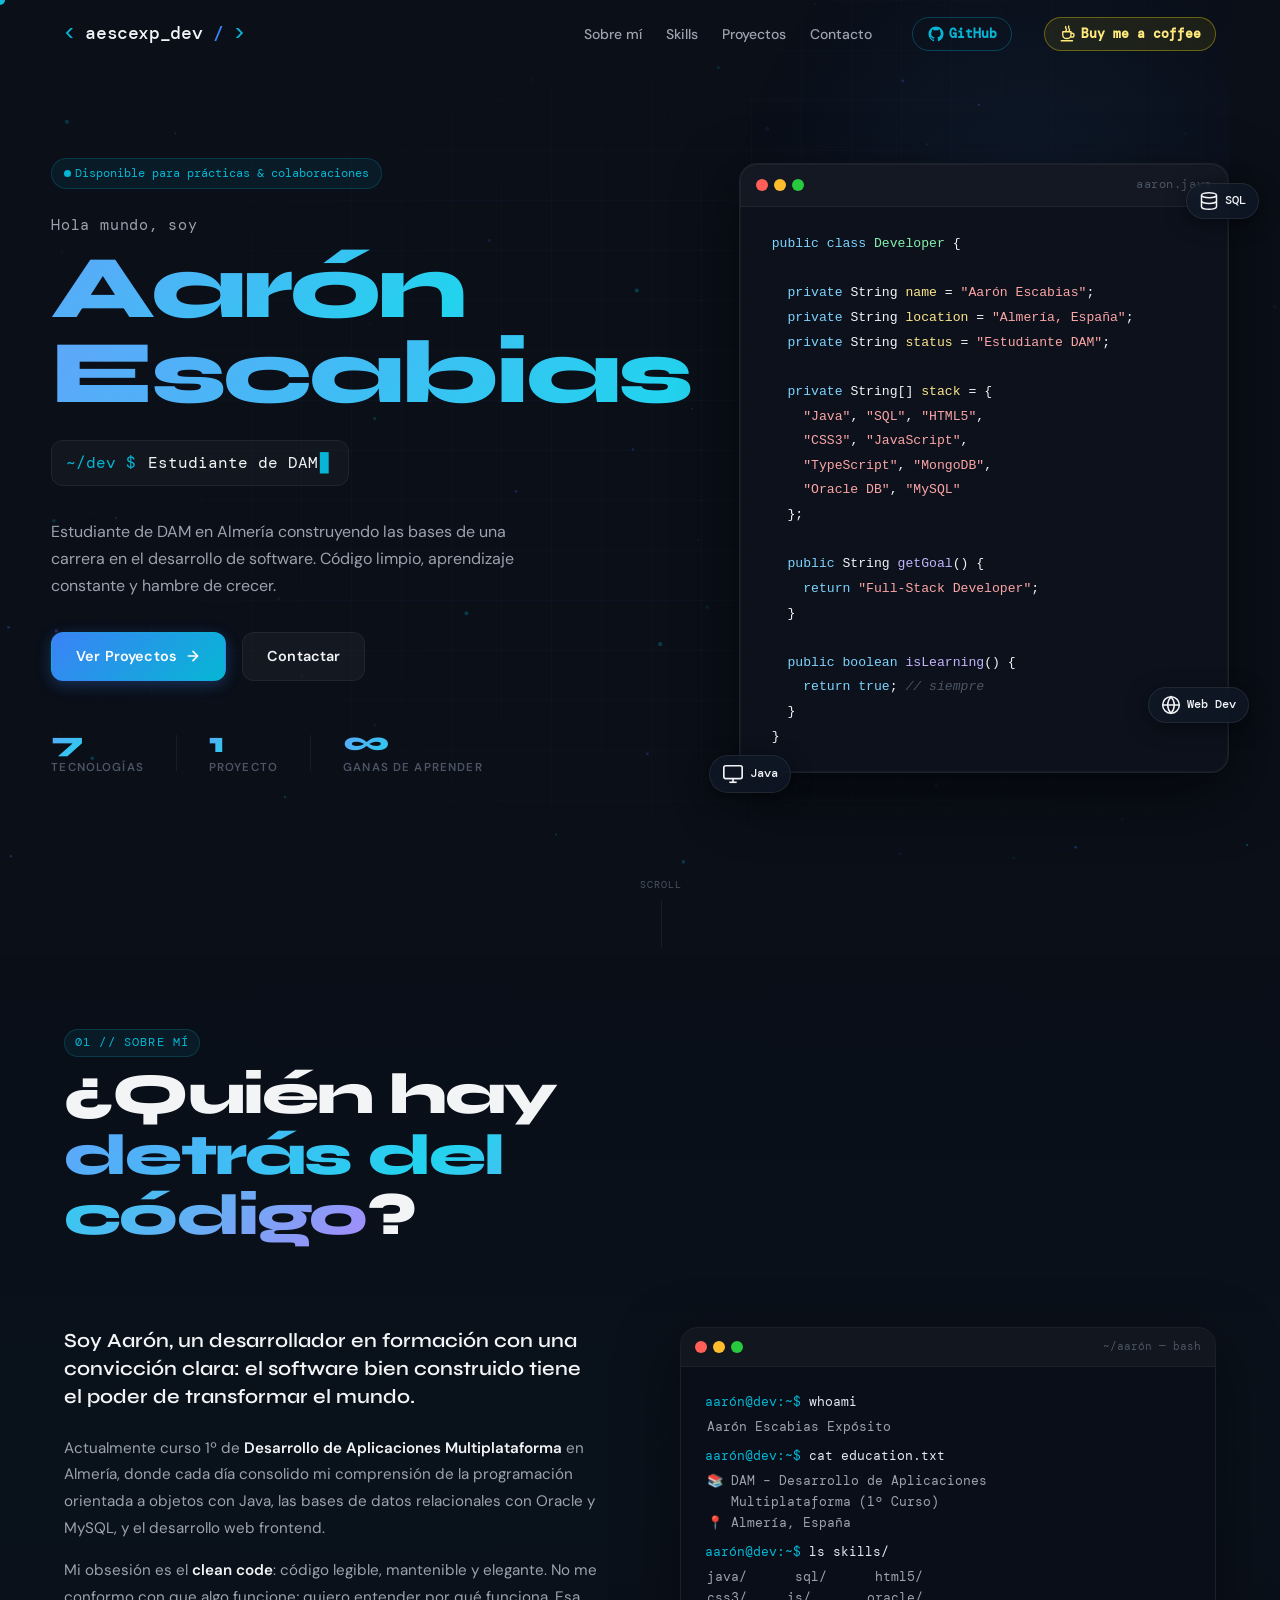
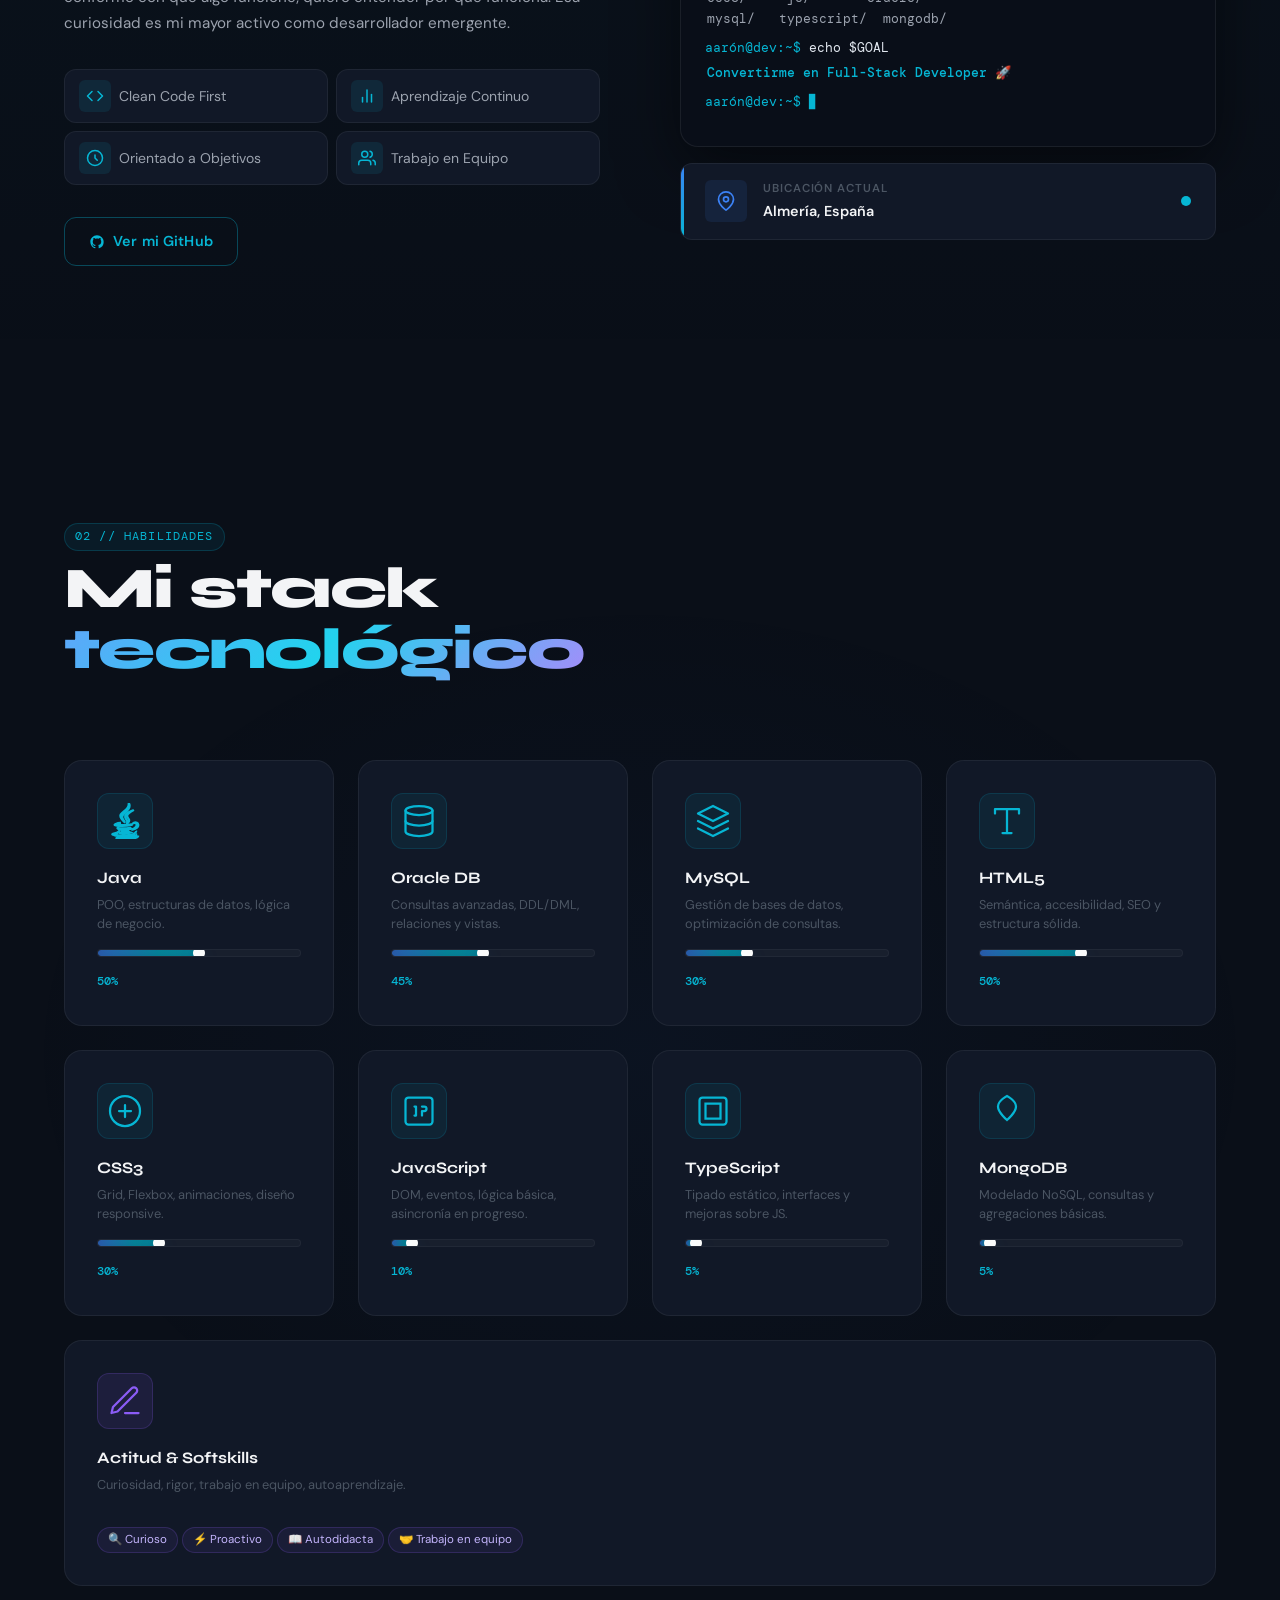
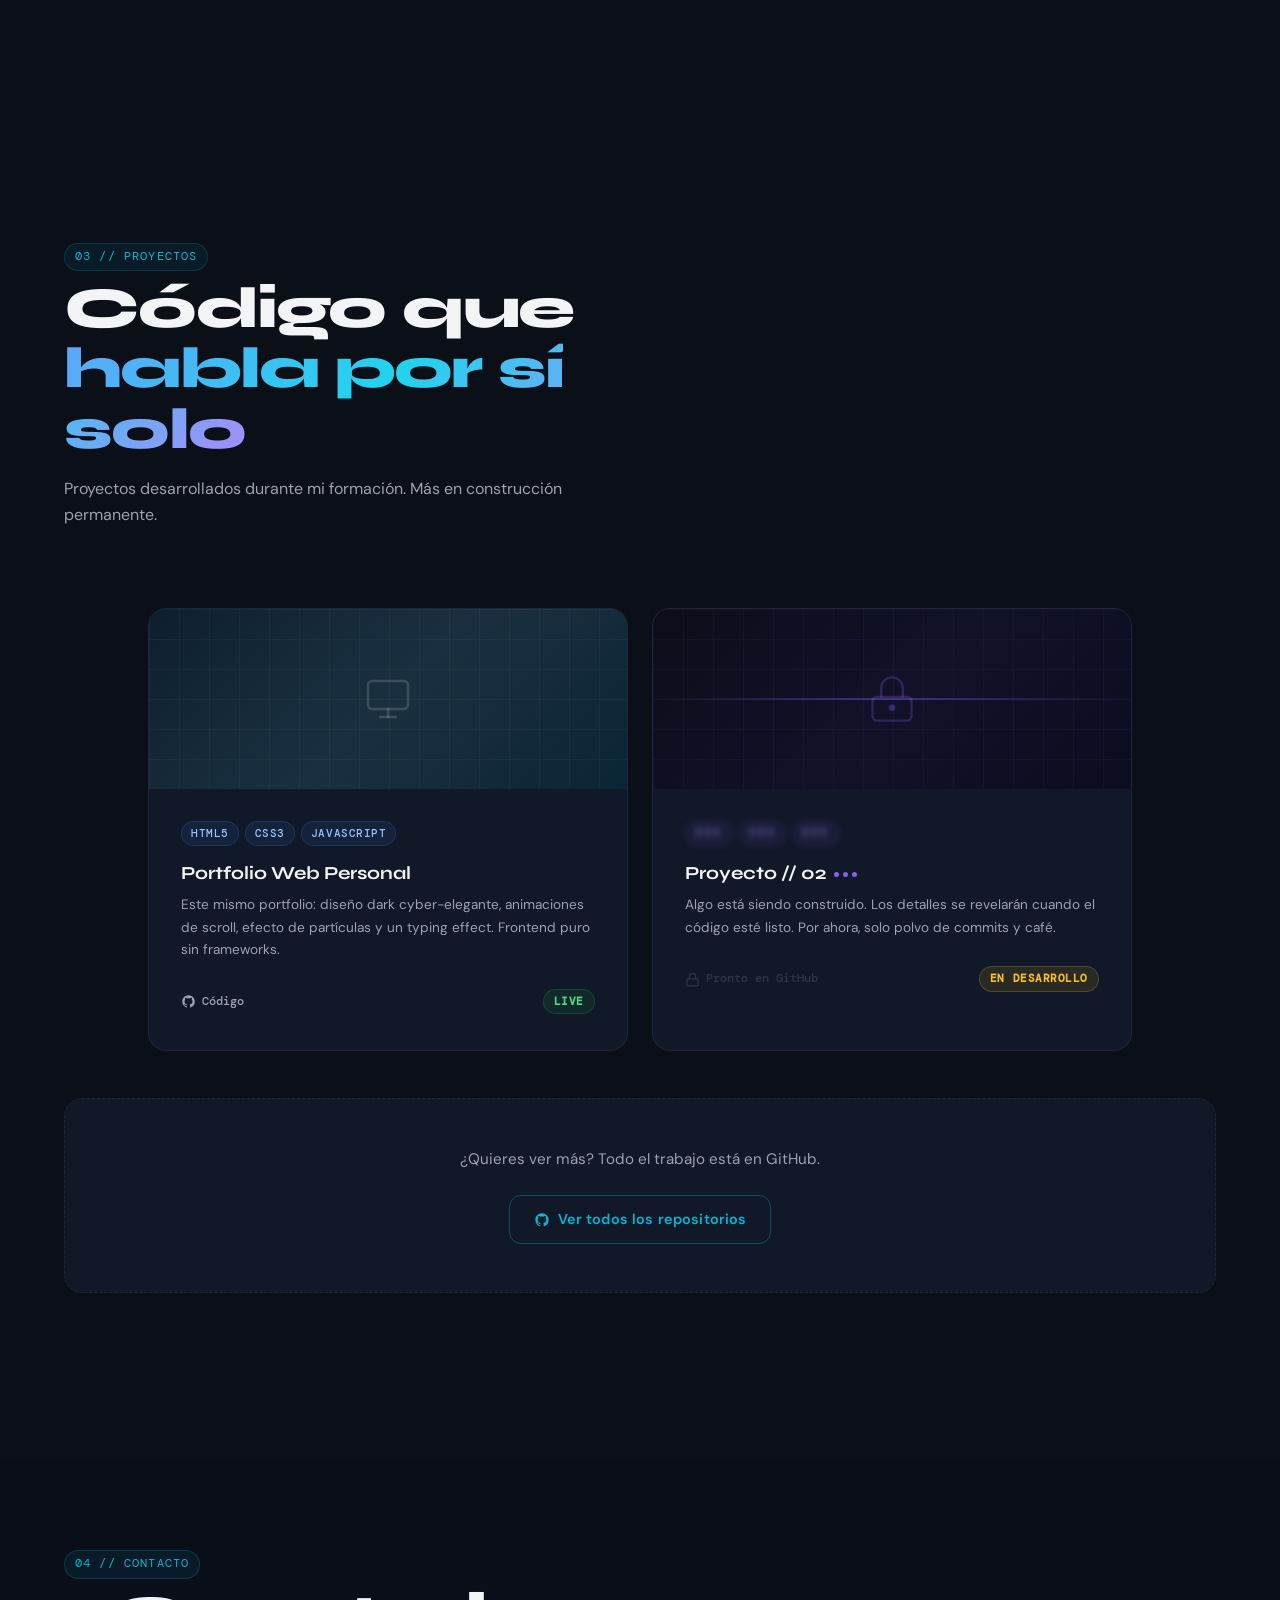
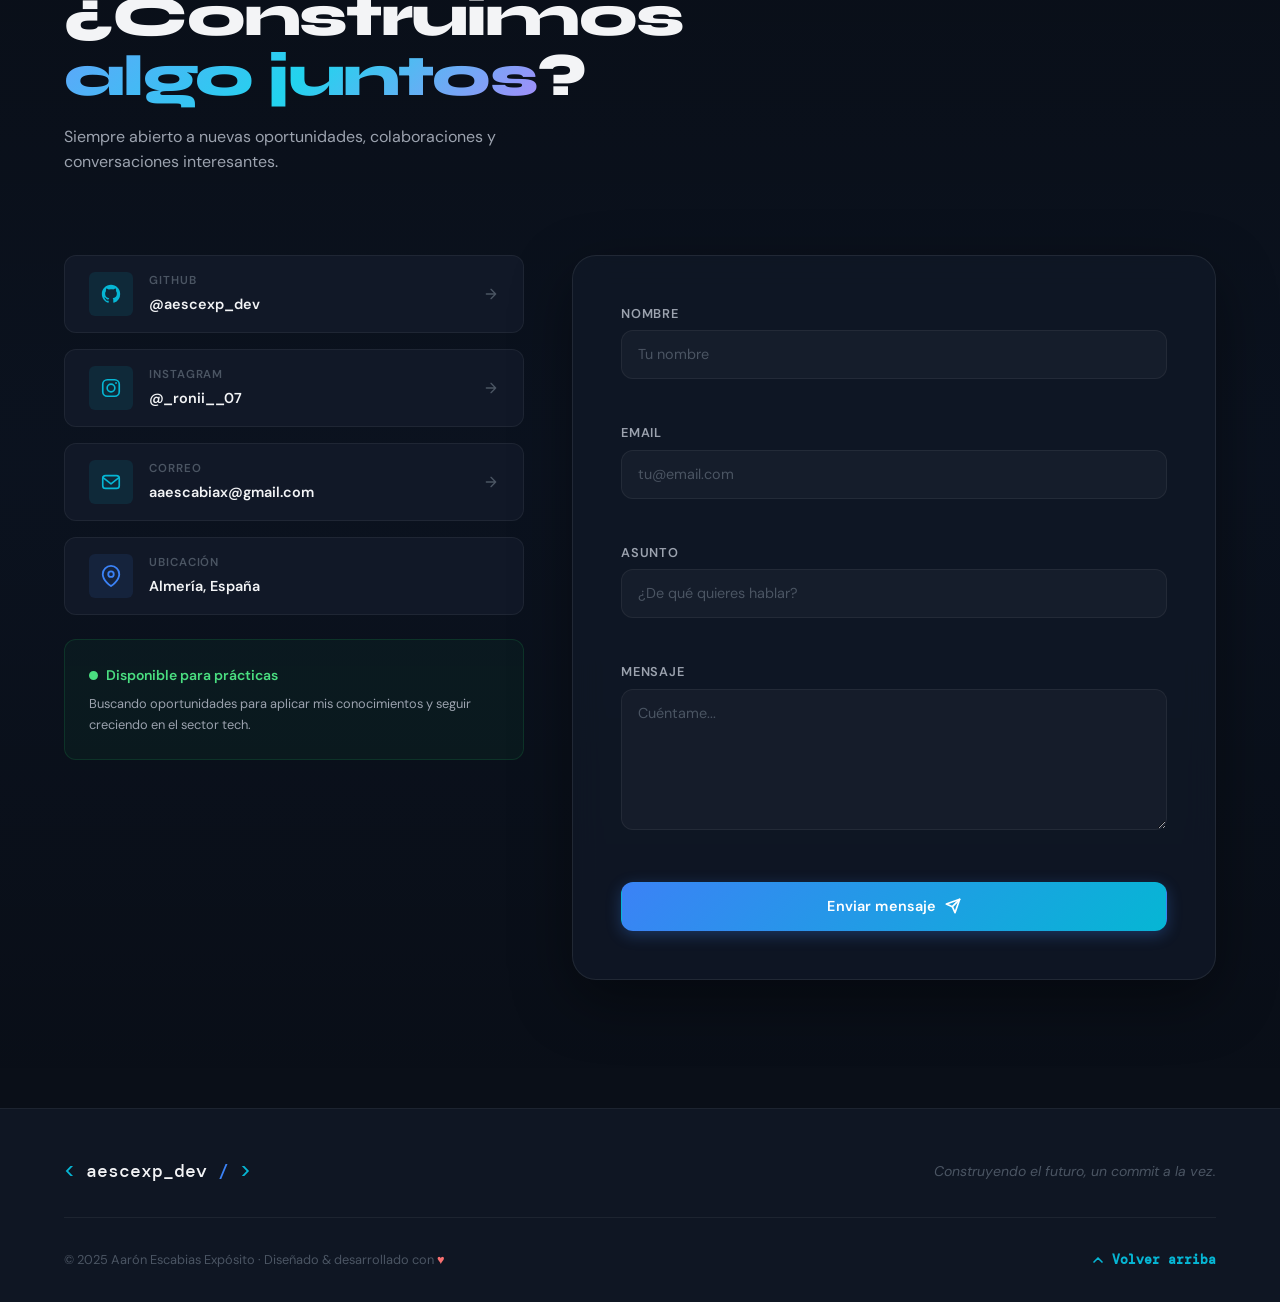
<file: index.html>
<!DOCTYPE html>
<html lang="es">
<head>
  <meta charset="UTF-8" />
  <meta name="viewport" content="width=device-width, initial-scale=1.0" />
  <meta name="description" content="Portfolio de Aarón Escabias Expósito – Desarrollador de Aplicaciones Multiplataforma apasionado por el software y el clean code." />
  <meta name="theme-color" content="#0a0f18" />
  <title>Aarón Escabias · Developer Portfolio</title>
  <link rel="icon" type="image/png" href="favicon.png" />

  <!-- Google Fonts -->
  <link rel="preconnect" href="https://fonts.googleapis.com" />
  <link rel="preconnect" href="https://fonts.gstatic.com" crossorigin />
  <link href="https://fonts.googleapis.com/css2?family=Syne:wght@400;500;600;700;800&family=DM+Mono:ital,wght@0,300;0,400;0,500;1,300&family=DM+Sans:ital,opsz,wght@0,9..40,300;0,9..40,400;0,9..40,500;0,9..40,600;1,9..40,300&display=swap" rel="stylesheet" />

  <!-- Styles -->
  <link rel="stylesheet" href="style.css" />
</head>
<body>

  <!-- ============================================================
       CURSOR CUSTOM
  ============================================================ -->
  <div class="cursor" id="cursor"></div>
  <div class="cursor-follower" id="cursorFollower"></div>

  <!-- ============================================================
       CANVAS PARTICLES
  ============================================================ -->
  <canvas id="particleCanvas" aria-hidden="true"></canvas>

  <!-- ============================================================
       NAVBAR
  ============================================================ -->
  <header class="navbar" id="navbar" role="banner">
    <nav class="nav-container" aria-label="Navegación principal">
      <a href="#hero" class="nav-logo" aria-label="Inicio">
        <span class="logo-bracket">&lt;</span>
        <span class="logo-name">aescexp_dev</span>
        <span class="logo-slash">/</span>
        <span class="logo-bracket">&gt;</span>
      </a>

      <ul class="nav-links" id="navLinks" role="list">
        <li><a href="#about" class="nav-link" data-text="Sobre mí">Sobre mí</a></li>
        <li><a href="#skills" class="nav-link" data-text="Skills">Skills</a></li>
        <li><a href="#projects" class="nav-link" data-text="Proyectos">Proyectos</a></li>
        <li><a href="#contact" class="nav-link" data-text="Contacto">Contacto</a></li>
        <li class="nav-menu-divider" aria-hidden="true"></li>
        <li class="nav-menu-social">
          <a href="https://github.com/Labaguettee33" target="_blank" rel="noopener noreferrer" class="nav-menu-icon nav-menu-icon--github" aria-label="GitHub de Aarón">
            <svg width="20" height="20" viewBox="0 0 24 24" fill="currentColor" aria-hidden="true">
              <path d="M12 2C6.477 2 2 6.484 2 12.017c0 4.425 2.865 8.18 6.839 9.504.5.092.682-.217.682-.483 0-.237-.008-.868-.013-1.703-2.782.605-3.369-1.343-3.369-1.343-.454-1.158-1.11-1.466-1.11-1.466-.908-.62.069-.608.069-.608 1.003.07 1.531 1.032 1.531 1.032.892 1.53 2.341 1.088 2.91.832.092-.647.35-1.088.636-1.338-2.22-.253-4.555-1.113-4.555-4.951 0-1.093.39-1.988 1.029-2.688-.103-.253-.446-1.272.098-2.65 0 0 .84-.27 2.75 1.026A9.564 9.564 0 0112 6.844c.85.004 1.705.115 2.504.337 1.909-1.296 2.747-1.027 2.747-1.027.546 1.379.202 2.398.1 2.651.64.7 1.028 1.595 1.028 2.688 0 3.848-2.339 4.695-4.566 4.943.359.309.678.92.678 1.855 0 1.338-.012 2.419-.012 2.747 0 .268.18.58.688.482A10.019 10.019 0 0022 12.017C22 6.484 17.522 2 12 2z"/>
            </svg>
          </a>
          <a href="https://www.buymeacoffee.com/aescexp_dev" target="_blank" rel="noopener noreferrer" class="nav-menu-icon nav-menu-icon--coffee" aria-label="Buy me a coffee">
            <svg width="20" height="20" viewBox="0 0 24 24" fill="none" stroke="currentColor" stroke-width="1.8" stroke-linecap="round" stroke-linejoin="round" aria-hidden="true">
              <path d="M9 2c-.5 1-.5 2 .5 3s.5 2-.5 3" />
              <path d="M13 1.5c-.5 1-.5 2.5.5 3.5s.5 2.5-.5 3.5" />
              <path d="M5 9h11v4a5 5 0 0 1-5 5H10a5 5 0 0 1-5-5V9z" />
              <path d="M16 11h1.5a2.5 2.5 0 0 1 0 5H16" />
              <path d="M3 21h15" />
            </svg>
          </a>
        </li>
      </ul>

      <a href="https://github.com/Labaguettee33" target="_blank" rel="noopener noreferrer" class="nav-cta" aria-label="GitHub de Aarón">
        <svg width="18" height="18" viewBox="0 0 24 24" fill="currentColor" aria-hidden="true">
          <path d="M12 2C6.477 2 2 6.484 2 12.017c0 4.425 2.865 8.18 6.839 9.504.5.092.682-.217.682-.483 0-.237-.008-.868-.013-1.703-2.782.605-3.369-1.343-3.369-1.343-.454-1.158-1.11-1.466-1.11-1.466-.908-.62.069-.608.069-.608 1.003.07 1.531 1.032 1.531 1.032.892 1.53 2.341 1.088 2.91.832.092-.647.35-1.088.636-1.338-2.22-.253-4.555-1.113-4.555-4.951 0-1.093.39-1.988 1.029-2.688-.103-.253-.446-1.272.098-2.65 0 0 .84-.27 2.75 1.026A9.564 9.564 0 0112 6.844c.85.004 1.705.115 2.504.337 1.909-1.296 2.747-1.027 2.747-1.027.546 1.379.202 2.398.1 2.651.64.7 1.028 1.595 1.028 2.688 0 3.848-2.339 4.695-4.566 4.943.359.309.678.92.678 1.855 0 1.338-.012 2.419-.012 2.747 0 .268.18.58.688.482A10.019 10.019 0 0022 12.017C22 6.484 17.522 2 12 2z"/>
        </svg>
        <span class="nav-cta-label">GitHub</span>
      </a>

      <a href="https://www.buymeacoffee.com/aescexp_dev" target="_blank" rel="noopener noreferrer" class="nav-cta nav-cta--coffee" aria-label="Buy me a coffee">
        <svg width="18" height="18" viewBox="0 0 24 24" fill="none" stroke="currentColor" stroke-width="1.8" stroke-linecap="round" stroke-linejoin="round" aria-hidden="true">
          <path d="M9 2c-.5 1-.5 2 .5 3s.5 2-.5 3" />
          <path d="M13 1.5c-.5 1-.5 2.5.5 3.5s.5 2.5-.5 3.5" />
          
          <path d="M5 9h11v4a5 5 0 0 1-5 5H10a5 5 0 0 1-5-5V9z" />
          
          <path d="M16 11h1.5a2.5 2.5 0 0 1 0 5H16" />
          
          <path d="M3 21h15" />
        </svg>
        <span class="nav-cta-label">Buy me a coffee</span>
      </a>

      <button class="hamburger" id="hamburger" aria-label="Abrir menú" aria-expanded="false" aria-controls="navLinks">
        <span class="ham-line"></span>
        <span class="ham-line"></span>
        <span class="ham-line"></span>
      </button>
    </nav>
  </header>

  <main>
    <!-- ============================================================
         HERO SECTION
    ============================================================ -->
    <section id="hero" class="hero" aria-label="Presentación">
      <div class="hero-grid-bg" aria-hidden="true">
        <div class="grid-line-h"></div>
      </div>

      <div class="hero-content">
        <div class="hero-badge animate-fade-up" style="--delay: 0.1s">
          <span class="badge-dot"></span>
          <span>Disponible para prácticas &amp; colaboraciones</span>
        </div>

        <p class="hero-greeting animate-fade-up" style="--delay: 0.25s">Hola mundo, soy</p>

        <h1 class="hero-name animate-fade-up" style="--delay: 0.35s">
          <span class="name-gradient">Aarón</span><br/>
          <span class="name-gradient">Escabias</span>
        </h1>

        <div class="hero-typing-wrapper animate-fade-up" style="--delay: 0.5s">
          <span class="typing-prefix">~/dev $&nbsp;</span>
          <span class="typing-text" id="typingText" aria-live="polite"></span>
          <span class="typing-cursor" aria-hidden="true">▋</span>
        </div>

        <p class="hero-description animate-fade-up" style="--delay: 0.65s">
          Estudiante de DAM en Almería construyendo las bases de una carrera en el desarrollo de software.
          Código limpio, aprendizaje constante y hambre de crecer.
        </p>

        <div class="hero-buttons animate-fade-up" style="--delay: 0.8s">
          <a href="#projects" class="btn btn-primary magnetic" data-magnetic>
            <span>Ver Proyectos</span>
            <svg width="16" height="16" viewBox="0 0 24 24" fill="none" stroke="currentColor" stroke-width="2.5" stroke-linecap="round" stroke-linejoin="round" aria-hidden="true"><path d="M5 12h14M12 5l7 7-7 7"/></svg>
          </a>
          <a href="#contact" class="btn btn-ghost magnetic" data-magnetic>
            <span>Contactar</span>
          </a>
        </div>

        <div class="hero-stats animate-fade-up" style="--delay: 0.95s">
          <div class="stat-item">
            <span class="stat-number" data-target="7">0</span>
            <span class="stat-label">Tecnologías</span>
          </div>
          <div class="stat-divider" aria-hidden="true"></div>
          <div class="stat-item">
            <span class="stat-number" data-target="1">0</span>
            <span class="stat-label">Proyecto</span>
          </div>
          <div class="stat-divider" aria-hidden="true"></div>
          <div class="stat-item">
            <span class="stat-number">∞</span>
            <span class="stat-label">Ganas de aprender</span>
          </div>
        </div>
      </div>

      <div class="hero-visual animate-fade-left" style="--delay: 0.6s" aria-hidden="true">
        <div class="code-window">
          <div class="code-window-bar">
            <span class="dot dot-red"></span>
            <span class="dot dot-yellow"></span>
            <span class="dot dot-green"></span>
            <span class="code-window-title">aaron.java</span>
          </div>
          <pre class="code-content"><code><span class="c-keyword">public class</span> <span class="c-class">Developer</span> {

  <span class="c-keyword">private</span> String <span class="c-var">name</span> = <span class="c-string">"Aarón Escabias"</span>;
  <span class="c-keyword">private</span> String <span class="c-var">location</span> = <span class="c-string">"Almería, España"</span>;
  <span class="c-keyword">private</span> String <span class="c-var">status</span> = <span class="c-string">"Estudiante DAM"</span>;

  <span class="c-keyword">private</span> String[] <span class="c-var">stack</span> = {
    <span class="c-string">"Java"</span>, <span class="c-string">"SQL"</span>, <span class="c-string">"HTML5"</span>,
    <span class="c-string">"CSS3"</span>, <span class="c-string">"JavaScript"</span>,
    <span class="c-string">"TypeScript"</span>, <span class="c-string">"MongoDB"</span>,
    <span class="c-string">"Oracle DB"</span>, <span class="c-string">"MySQL"</span>
  };

  <span class="c-keyword">public</span> String <span class="c-method">getGoal</span>() {
    <span class="c-keyword">return</span> <span class="c-string">"Full-Stack Developer"</span>;
  }

  <span class="c-keyword">public boolean</span> <span class="c-method">isLearning</span>() {
    <span class="c-keyword">return true</span>; <span class="c-comment">// siempre</span>
  }
}</code></pre>
        </div>

        <div class="floating-badge badge-java" role="presentation">
          <svg width="22" height="22" viewBox="0 0 24 24" fill="none" stroke="currentColor" stroke-width="1.8" aria-hidden="true"><rect x="2" y="3" width="20" height="14" rx="2"/><line x1="8" y1="21" x2="16" y2="21"/><line x1="12" y1="17" x2="12" y2="21"/></svg>
          Java
        </div>
        <div class="floating-badge badge-sql" role="presentation">
          <svg width="20" height="20" viewBox="0 0 24 24" fill="none" stroke="currentColor" stroke-width="1.8" aria-hidden="true"><ellipse cx="12" cy="5" rx="9" ry="3"/><path d="M21 12c0 1.66-4 3-9 3s-9-1.34-9-3"/><path d="M3 5v14c0 1.66 4 3 9 3s9-1.34 9-3V5"/></svg>
          SQL
        </div>
        <div class="floating-badge badge-web" role="presentation">
          <svg width="20" height="20" viewBox="0 0 24 24" fill="none" stroke="currentColor" stroke-width="1.8" aria-hidden="true"><circle cx="12" cy="12" r="10"/><line x1="2" y1="12" x2="22" y2="12"/><path d="M12 2a15.3 15.3 0 014 10 15.3 15.3 0 01-4 10 15.3 15.3 0 01-4-10 15.3 15.3 0 014-10z"/></svg>
          Web Dev
        </div>
      </div>

      <div class="scroll-indicator animate-fade-up" style="--delay: 1.2s" aria-label="Desplaza hacia abajo">
        <span>scroll</span>
        <div class="scroll-line"><div class="scroll-dot"></div></div>
      </div>
    </section>

    <!-- ============================================================
         ABOUT SECTION
    ============================================================ -->
    <section id="about" class="section about" aria-labelledby="about-title">
      <div class="container">
        <div class="section-header reveal">
          <span class="section-tag">01 // SOBRE MÍ</span>
          <h2 id="about-title" class="section-title">¿Quién hay<br/><em>detrás del código</em>?</h2>
        </div>

        <div class="about-grid">
          <div class="about-text reveal">
            <p class="about-lead">
              Soy Aarón, un desarrollador en formación con una convicción clara: el software bien construido
              tiene el poder de transformar el mundo.
            </p>
            <p class="about-body">
              Actualmente curso 1º de <strong>Desarrollo de Aplicaciones Multiplataforma</strong> en Almería,
              donde cada día consolido mi comprensión de la programación orientada a objetos con Java,
              las bases de datos relacionales con Oracle y MySQL, y el desarrollo web frontend.
            </p>
            <p class="about-body">
              Mi obsesión es el <strong>clean code</strong>: código legible, mantenible y elegante.
              No me conformo con que algo funcione; quiero entender por qué funciona.
              Esa curiosidad es mi mayor activo como desarrollador emergente.
            </p>

            <div class="about-traits">
              <div class="trait-item">
                <div class="trait-icon">
                  <svg width="18" height="18" viewBox="0 0 24 24" fill="none" stroke="currentColor" stroke-width="2" stroke-linecap="round" stroke-linejoin="round" aria-hidden="true"><polyline points="16 18 22 12 16 6"/><polyline points="8 6 2 12 8 18"/></svg>
                </div>
                <span>Clean Code First</span>
              </div>
              <div class="trait-item">
                <div class="trait-icon">
                  <svg width="18" height="18" viewBox="0 0 24 24" fill="none" stroke="currentColor" stroke-width="2" stroke-linecap="round" stroke-linejoin="round" aria-hidden="true"><path d="M18 20V10"/><path d="M12 20V4"/><path d="M6 20v-6"/></svg>
                </div>
                <span>Aprendizaje Continuo</span>
              </div>
              <div class="trait-item">
                <div class="trait-icon">
                  <svg width="18" height="18" viewBox="0 0 24 24" fill="none" stroke="currentColor" stroke-width="2" stroke-linecap="round" stroke-linejoin="round" aria-hidden="true"><circle cx="12" cy="12" r="10"/><path d="M12 8v4l3 3"/></svg>
                </div>
                <span>Orientado a Objetivos</span>
              </div>
              <div class="trait-item">
                <div class="trait-icon">
                  <svg width="18" height="18" viewBox="0 0 24 24" fill="none" stroke="currentColor" stroke-width="2" stroke-linecap="round" stroke-linejoin="round" aria-hidden="true"><path d="M17 21v-2a4 4 0 00-4-4H5a4 4 0 00-4 4v2"/><circle cx="9" cy="7" r="4"/><path d="M23 21v-2a4 4 0 00-3-3.87"/><path d="M16 3.13a4 4 0 010 7.75"/></svg>
                </div>
                <span>Trabajo en Equipo</span>
              </div>
            </div>

            <a href="https://github.com/Labaguettee33" target="_blank" rel="noopener noreferrer" class="btn btn-outline reveal-delay-1">
              <svg width="16" height="16" viewBox="0 0 24 24" fill="currentColor" aria-hidden="true"><path d="M12 2C6.477 2 2 6.484 2 12.017c0 4.425 2.865 8.18 6.839 9.504.5.092.682-.217.682-.483 0-.237-.008-.868-.013-1.703-2.782.605-3.369-1.343-3.369-1.343-.454-1.158-1.11-1.466-1.11-1.466-.908-.62.069-.608.069-.608 1.003.07 1.531 1.032 1.531 1.032.892 1.53 2.341 1.088 2.91.832.092-.647.35-1.088.636-1.338-2.22-.253-4.555-1.113-4.555-4.951 0-1.093.39-1.988 1.029-2.688-.103-.253-.446-1.272.098-2.65 0 0 .84-.27 2.75 1.026A9.564 9.564 0 0112 6.844c.85.004 1.705.115 2.504.337 1.909-1.296 2.747-1.027 2.747-1.027.546 1.379.202 2.398.1 2.651.64.7 1.028 1.595 1.028 2.688 0 3.848-2.339 4.695-4.566 4.943.359.309.678.92.678 1.855 0 1.338-.012 2.419-.012 2.747 0 .268.18.58.688.482A10.019 10.019 0 0022 12.017C22 6.484 17.522 2 12 2z"/></svg>
              Ver mi GitHub
            </a>
          </div>

          <div class="about-terminal reveal">
            <div class="terminal-window">
              <div class="terminal-bar">
                <span class="dot dot-red"></span>
                <span class="dot dot-yellow"></span>
                <span class="dot dot-green"></span>
                <span class="terminal-title">~/aarón — bash</span>
              </div>
              <div class="terminal-body">
                <div class="terminal-line">
                  <span class="t-prompt">aarón@dev:~$</span>
                  <span class="t-cmd"> whoami</span>
                </div>
                <div class="terminal-output">Aarón Escabias Expósito</div>

                <div class="terminal-line">
                  <span class="t-prompt">aarón@dev:~$</span>
                  <span class="t-cmd"> cat education.txt</span>
                </div>
                <div class="terminal-output">
                  📚 DAM – Desarrollo de Aplicaciones<br/>
                  &nbsp;&nbsp;&nbsp;Multiplataforma (1º Curso)<br/>
                  📍 Almería, España
                </div>

                <div class="terminal-line">
                  <span class="t-prompt">aarón@dev:~$</span>
                  <span class="t-cmd"> ls skills/</span>
                </div>
                <div class="terminal-output">
                  java/ &nbsp;&nbsp;&nbsp;&nbsp;&nbsp;sql/ &nbsp;&nbsp;&nbsp;&nbsp;&nbsp;html5/<br/>
                  css3/ &nbsp;&nbsp;&nbsp;&nbsp;js/ &nbsp;&nbsp;&nbsp;&nbsp;&nbsp;&nbsp;oracle/<br/>
                  mysql/ &nbsp;&nbsp;typescript/ &nbsp;mongodb/
                </div>

                <div class="terminal-line">
                  <span class="t-prompt">aarón@dev:~$</span>
                  <span class="t-cmd"> echo $GOAL</span>
                </div>
                <div class="terminal-output t-highlight">Convertirme en Full-Stack Developer 🚀</div>

                <div class="terminal-line">
                  <span class="t-prompt">aarón@dev:~$</span>
                  <span class="t-cursor-blink">▋</span>
                </div>
              </div>
            </div>

            <div class="about-location-card">
              <div class="location-icon">
                <svg width="20" height="20" viewBox="0 0 24 24" fill="none" stroke="currentColor" stroke-width="2" stroke-linecap="round" stroke-linejoin="round" aria-hidden="true"><path d="M21 10c0 7-9 13-9 13s-9-6-9-13a9 9 0 0118 0z"/><circle cx="12" cy="10" r="3"/></svg>
              </div>
              <div>
                <p class="loc-label">Ubicación actual</p>
                <p class="loc-city">Almería, España</p>
              </div>
              <div class="location-pulse" aria-hidden="true"></div>
            </div>
          </div>
        </div>
      </div>
    </section>

    <!-- ============================================================
         SKILLS SECTION
    ============================================================ -->
    <section id="skills" class="section skills" aria-labelledby="skills-title">
      <div class="container">
        <div class="section-header reveal">
          <span class="section-tag">02 // HABILIDADES</span>
          <h2 id="skills-title" class="section-title">Mi stack<br/><em>tecnológico</em></h2>
        </div>

        <div class="skills-grid">

          <!-- Java -->
          <article class="skill-card reveal" data-skill="50" aria-label="Java, nivel 50%">
            <div class="skill-card-glow" aria-hidden="true"></div>
            <div class="skill-icon-wrap">
              <svg class="skill-icon" viewBox="0 0 24 24" width="36" height="36" fill="none" stroke="currentColor" stroke-width="1.5" aria-hidden="true">
                <path d="M8.851 18.56s-.917.534.653.714c1.902.218 2.874.187 4.969-.211 0 0 .552.346 1.321.646-4.699 2.013-10.633-.118-6.943-1.149M8.276 15.933s-1.028.761.542.924c2.032.209 3.636.227 6.413-.308 0 0 .384.389.987.602-5.679 1.661-12.007.13-7.942-1.218M13.116 11.475c1.158 1.333-.304 2.533-.304 2.533s2.939-1.518 1.589-3.418c-1.261-1.772-2.228-2.652 3.007-5.688 0-.001-8.216 2.051-4.292 6.573"/>
                <path d="M19.33 20.504s.679.559-.747.991c-2.712.822-11.288 1.069-13.669.033-.856-.373.75-.89 1.254-.998.527-.114.828-.93.828-.93-.953.671-5.488 1.172-2.359 1.671 8.547 1.388 15.566-.625 14.693-2.767M9.292 13.21s-4.362 1.036-1.544 1.412c1.189.159 3.561.123 5.77-.062 1.806-.152 3.618-.477 3.618-.477s-.637.272-1.098.587c-4.429 1.165-12.986.623-10.522-.568 2.082-1.006 3.776-.892 3.776-.892M17.116 17.584c4.503-2.34 2.421-4.589.968-4.285-.355.074-.515.138-.515.138s.132-.207.385-.297c2.875-1.011 5.086 2.981-.928 4.562 0-.001.07-.062.09-.118M14.401 0s2.494 2.494-2.365 6.33c-3.896 3.077-.888 4.832-.001 6.836-2.274-2.053-3.943-3.858-2.824-5.539 1.644-2.469 6.197-3.665 5.19-7.627M9.734 23.924c4.322.277 10.959-.153 11.116-2.198 0 0-.302.775-3.572 1.391-3.688.694-8.239.613-10.937.168 0-.001.553.457 3.393.639"/>
              </svg>
            </div>
            <h3 class="skill-name">Java</h3>
            <p class="skill-desc">POO, estructuras de datos, lógica de negocio.</p>
            <div class="skill-bar-track" role="progressbar" aria-valuenow="50" aria-valuemin="0" aria-valuemax="100" aria-label="Nivel Java 50%">
              <div class="skill-bar-fill" data-width="50"></div>
            </div>
            <span class="skill-percent">50%</span>
          </article>

          <!-- SQL / Oracle DB -->
          <article class="skill-card reveal" data-skill="45" aria-label="Oracle DB, nivel 45%">
            <div class="skill-card-glow" aria-hidden="true"></div>
            <div class="skill-icon-wrap">
              <svg class="skill-icon" viewBox="0 0 24 24" width="36" height="36" fill="none" stroke="currentColor" stroke-width="1.5" stroke-linecap="round" stroke-linejoin="round" aria-hidden="true">
                <ellipse cx="12" cy="5" rx="9" ry="3"/>
                <path d="M21 12c0 1.66-4 3-9 3s-9-1.34-9-3"/>
                <path d="M3 5v14c0 1.66 4 3 9 3s9-1.34 9-3V5"/>
              </svg>
            </div>
            <h3 class="skill-name">Oracle DB</h3>
            <p class="skill-desc">Consultas avanzadas, DDL/DML, relaciones y vistas.</p>
            <div class="skill-bar-track" role="progressbar" aria-valuenow="45" aria-valuemin="0" aria-valuemax="100" aria-label="Nivel Oracle DB 45%">
              <div class="skill-bar-fill" data-width="45"></div>
            </div>
            <span class="skill-percent">45%</span>
          </article>

          <!-- MySQL -->
          <article class="skill-card reveal" data-skill="30" aria-label="MySQL, nivel 30%">
            <div class="skill-card-glow" aria-hidden="true"></div>
            <div class="skill-icon-wrap">
              <svg class="skill-icon" viewBox="0 0 24 24" width="36" height="36" fill="none" stroke="currentColor" stroke-width="1.5" stroke-linecap="round" stroke-linejoin="round" aria-hidden="true">
                <path d="M12 2L2 7l10 5 10-5-10-5z"/>
                <path d="M2 17l10 5 10-5"/>
                <path d="M2 12l10 5 10-5"/>
              </svg>
            </div>
            <h3 class="skill-name">MySQL</h3>
            <p class="skill-desc">Gestión de bases de datos, optimización de consultas.</p>
            <div class="skill-bar-track" role="progressbar" aria-valuenow="30" aria-valuemin="0" aria-valuemax="100" aria-label="Nivel MySQL 30%">
              <div class="skill-bar-fill" data-width="30"></div>
            </div>
            <span class="skill-percent">30%</span>
          </article>

          <!-- HTML5 -->
          <article class="skill-card reveal" data-skill="50" aria-label="HTML5, nivel 50%">
            <div class="skill-card-glow" aria-hidden="true"></div>
            <div class="skill-icon-wrap">
              <svg class="skill-icon" viewBox="0 0 24 24" width="36" height="36" fill="none" stroke="currentColor" stroke-width="1.5" stroke-linecap="round" stroke-linejoin="round" aria-hidden="true">
                <polyline points="4 7 4 4 20 4 20 7"/>
                <line x1="9" y1="20" x2="15" y2="20"/>
                <line x1="12" y1="4" x2="12" y2="20"/>
              </svg>
            </div>
            <h3 class="skill-name">HTML5</h3>
            <p class="skill-desc">Semántica, accesibilidad, SEO y estructura sólida.</p>
            <div class="skill-bar-track" role="progressbar" aria-valuenow="50" aria-valuemin="0" aria-valuemax="100" aria-label="Nivel HTML5 50%">
              <div class="skill-bar-fill" data-width="50"></div>
            </div>
            <span class="skill-percent">50%</span>
          </article>

          <!-- CSS3 -->
          <article class="skill-card reveal" data-skill="30" aria-label="CSS3, nivel 30%">
            <div class="skill-card-glow" aria-hidden="true"></div>
            <div class="skill-icon-wrap">
              <svg class="skill-icon" viewBox="0 0 24 24" width="36" height="36" fill="none" stroke="currentColor" stroke-width="1.5" stroke-linecap="round" stroke-linejoin="round" aria-hidden="true">
                <circle cx="12" cy="12" r="10"/>
                <path d="M8 12h8"/>
                <path d="M12 8v8"/>
              </svg>
            </div>
            <h3 class="skill-name">CSS3</h3>
            <p class="skill-desc">Grid, Flexbox, animaciones, diseño responsive.</p>
            <div class="skill-bar-track" role="progressbar" aria-valuenow="30" aria-valuemin="0" aria-valuemax="100" aria-label="Nivel CSS3 30%">
              <div class="skill-bar-fill" data-width="30"></div>
            </div>
            <span class="skill-percent">30%</span>
          </article>

          <!-- JavaScript -->
          <article class="skill-card reveal" data-skill="10" aria-label="JavaScript, nivel 10%">
            <div class="skill-card-glow" aria-hidden="true"></div>
            <div class="skill-icon-wrap">
              <svg class="skill-icon" viewBox="0 0 24 24" width="36" height="36" fill="none" stroke="currentColor" stroke-width="1.5" stroke-linecap="round" stroke-linejoin="round" aria-hidden="true">
                <rect x="3" y="3" width="18" height="18" rx="2" ry="2"/>
                <path d="M9 9h1v6H9"/>
                <path d="M14 9h1.5a1.5 1.5 0 010 3H14v3"/>
              </svg>
            </div>
            <h3 class="skill-name">JavaScript</h3>
            <p class="skill-desc">DOM, eventos, lógica básica, asincronía en progreso.</p>
            <div class="skill-bar-track" role="progressbar" aria-valuenow="10" aria-valuemin="0" aria-valuemax="100" aria-label="Nivel JavaScript 10%">
              <div class="skill-bar-fill" data-width="10"></div>
            </div>
            <span class="skill-percent">10%</span>
          </article>

          <!-- TypeScript -->
          <article class="skill-card reveal" data-skill="5" aria-label="TypeScript, nivel 5%">
            <div class="skill-card-glow" aria-hidden="true"></div>
            <div class="skill-icon-wrap">
              <svg class="skill-icon" viewBox="0 0 24 24" width="36" height="36" fill="none" stroke="currentColor" stroke-width="1.5" aria-hidden="true"><rect x="3" y="3" width="18" height="18" rx="2" ry="2"/><path d="M7 7h10v10H7z"/></svg>
            </div>
            <h3 class="skill-name">TypeScript</h3>
            <p class="skill-desc">Tipado estático, interfaces y mejoras sobre JS.</p>
            <div class="skill-bar-track" role="progressbar" aria-valuenow="5" aria-valuemin="0" aria-valuemax="100" aria-label="Nivel TypeScript 5%">
              <div class="skill-bar-fill" data-width="5"></div>
            </div>
            <span class="skill-percent">5%</span>
          </article>

          <!-- MongoDB -->
          <article class="skill-card reveal" data-skill="5" aria-label="MongoDB, nivel 5%">
            <div class="skill-card-glow" aria-hidden="true"></div>
            <div class="skill-icon-wrap">
              <svg class="skill-icon" viewBox="0 0 24 24" width="36" height="36" fill="none" stroke="currentColor" stroke-width="1.5" aria-hidden="true"><path d="M12 2s6 3 6 7-6 9-6 9-6-5-6-9 6-7 6-7z"/></svg>
            </div>
            <h3 class="skill-name">MongoDB</h3>
            <p class="skill-desc">Modelado NoSQL, consultas y agregaciones básicas.</p>
            <div class="skill-bar-track" role="progressbar" aria-valuenow="5" aria-valuemin="0" aria-valuemax="100" aria-label="Nivel MongoDB 5%">
              <div class="skill-bar-fill" data-width="5"></div>
            </div>
            <span class="skill-percent">5%</span>
          </article>

        </div>

        <div class="skills-soft-row">
          <!-- Soft: Clean Code -->
          <article class="skill-card skill-card--soft reveal" aria-label="Habilidades blandas">
            <div class="skill-card-glow" aria-hidden="true"></div>
            <div class="skill-icon-wrap">
              <svg class="skill-icon" viewBox="0 0 24 24" width="36" height="36" fill="none" stroke="currentColor" stroke-width="1.5" stroke-linecap="round" stroke-linejoin="round" aria-hidden="true">
                <path d="M12 20h9"/>
                <path d="M16.5 3.5a2.121 2.121 0 013 3L7 19l-4 1 1-4L16.5 3.5z"/>
              </svg>
            </div>
            <h3 class="skill-name">Actitud &amp; Softskills</h3>
            <p class="skill-desc">Curiosidad, rigor, trabajo en equipo, autoaprendizaje.</p>
            <div class="soft-badges">
              <span class="soft-badge">🔍 Curioso</span>
              <span class="soft-badge">⚡ Proactivo</span>
              <span class="soft-badge">📖 Autodidacta</span>
              <span class="soft-badge">🤝 Trabajo en equipo</span>
            </div>
          </article>
        </div>
      </div>
    </section>

    <!-- ============================================================
         PROJECTS SECTION
    ============================================================ -->
    <section id="projects" class="section projects" aria-labelledby="projects-title">
      <div class="container">
        <div class="section-header reveal">
          <span class="section-tag">03 // PROYECTOS</span>
          <h2 id="projects-title" class="section-title">Código que<br/><em>habla por sí solo</em></h2>
          <p class="section-subtitle">Proyectos desarrollados durante mi formación. Más en construcción permanente.</p>
        </div>

        <div class="projects-grid">

          <!-- Project 1 — Portfolio -->
          <article class="project-card reveal" aria-labelledby="proj1-title">
            <div class="project-cover project-cover--2" aria-hidden="true">
              <div class="project-cover-pattern"></div>
              <div class="project-cover-icon">
                <svg width="48" height="48" viewBox="0 0 24 24" fill="none" stroke="currentColor" stroke-width="1.2" stroke-linecap="round" stroke-linejoin="round" aria-hidden="true"><rect x="2" y="3" width="20" height="14" rx="2"/><line x1="8" y1="21" x2="16" y2="21"/><line x1="12" y1="17" x2="12" y2="21"/></svg>
              </div>
            </div>
            <div class="project-body">
              <div class="project-badges">
                <span class="proj-badge">HTML5</span>
                <span class="proj-badge">CSS3</span>
                <span class="proj-badge">JavaScript</span>
              </div>
              <h3 class="project-title" id="proj1-title">Portfolio Web Personal</h3>
              <p class="project-desc">
                Este mismo portfolio: diseño dark cyber-elegante, animaciones de scroll,
                efecto de partículas y un typing effect. Frontend puro sin frameworks.
              </p>
              <div class="project-footer">
                <a href="https://github.com/Labaguettee33" target="_blank" rel="noopener noreferrer" class="proj-link" aria-label="Ver código en GitHub">
                  <svg width="15" height="15" viewBox="0 0 24 24" fill="currentColor" aria-hidden="true"><path d="M12 2C6.477 2 2 6.484 2 12.017c0 4.425 2.865 8.18 6.839 9.504.5.092.682-.217.682-.483 0-.237-.008-.868-.013-1.703-2.782.605-3.369-1.343-3.369-1.343-.454-1.158-1.11-1.466-1.11-1.466-.908-.62.069-.608.069-.608 1.003.07 1.531 1.032 1.531 1.032.892 1.53 2.341 1.088 2.91.832.092-.647.35-1.088.636-1.338-2.22-.253-4.555-1.113-4.555-4.951 0-1.093.39-1.988 1.029-2.688-.103-.253-.446-1.272.098-2.65 0 0 .84-.27 2.75 1.026A9.564 9.564 0 0112 6.844c.85.004 1.705.115 2.504.337 1.909-1.296 2.747-1.027 2.747-1.027.546 1.379.202 2.398.1 2.651.64.7 1.028 1.595 1.028 2.688 0 3.848-2.339 4.695-4.566 4.943.359.309.678.92.678 1.855 0 1.338-.012 2.419-.012 2.747 0 .268.18.58.688.482A10.019 10.019 0 0022 12.017C22 6.484 17.522 2 12 2z"/></svg>
                  Código
                </a>
                <span class="proj-status proj-status--live">Live</span>
              </div>
            </div>
          </article>

          <!-- Project 2 — Mystery / Skeleton -->
          <article class="project-card project-card--skeleton reveal" aria-labelledby="proj2-title">
            <div class="project-cover project-cover--skeleton" aria-hidden="true">
              <div class="project-cover-pattern"></div>
              <div class="project-cover-icon project-cover-icon--skeleton">
                <!-- Animated lock / mystery icon -->
                <svg width="52" height="52" viewBox="0 0 24 24" fill="none" stroke="currentColor" stroke-width="1.1" stroke-linecap="round" stroke-linejoin="round" aria-hidden="true">
                  <rect x="3" y="11" width="18" height="11" rx="2" ry="2"/>
                  <path d="M7 11V7a5 5 0 0110 0v4"/>
                  <circle cx="12" cy="16" r="1" fill="currentColor"/>
                </svg>
              </div>
              <!-- Animated scanning line -->
              <div class="skeleton-scan-line" aria-hidden="true"></div>
            </div>
            <div class="project-body">
              <div class="project-badges">
                <span class="proj-badge proj-badge--redacted">???</span>
                <span class="proj-badge proj-badge--redacted">???</span>
                <span class="proj-badge proj-badge--redacted">???</span>
              </div>
              <h3 class="project-title project-title--skeleton" id="proj2-title">
                Proyecto // 02
                <span class="skeleton-dots" aria-label="en proceso">
                  <span></span><span></span><span></span>
                </span>
              </h3>
              <p class="project-desc project-desc--skeleton">
                Algo está siendo construido. Los detalles se revelarán cuando el código esté listo.
                Por ahora, solo polvo de commits y café.
              </p>
              <div class="project-footer">
                <span class="proj-link proj-link--disabled" aria-disabled="true">
                  <svg width="15" height="15" viewBox="0 0 24 24" fill="none" stroke="currentColor" stroke-width="2" stroke-linecap="round" stroke-linejoin="round" aria-hidden="true"><rect x="3" y="11" width="18" height="11" rx="2" ry="2"/><path d="M7 11V7a5 5 0 0110 0v4"/></svg>
                  Pronto en GitHub
                </span>
                <span class="proj-status proj-status--wip">En Desarrollo</span>
              </div>
            </div>
          </article>

        </div>

        <div class="projects-cta reveal">
          <p class="projects-cta-text">¿Quieres ver más? Todo el trabajo está en GitHub.</p>
          <a href="https://github.com/Labaguettee33" target="_blank" rel="noopener noreferrer" class="btn btn-outline">
            <svg width="16" height="16" viewBox="0 0 24 24" fill="currentColor" aria-hidden="true"><path d="M12 2C6.477 2 2 6.484 2 12.017c0 4.425 2.865 8.18 6.839 9.504.5.092.682-.217.682-.483 0-.237-.008-.868-.013-1.703-2.782.605-3.369-1.343-3.369-1.343-.454-1.158-1.11-1.466-1.11-1.466-.908-.62.069-.608.069-.608 1.003.07 1.531 1.032 1.531 1.032.892 1.53 2.341 1.088 2.91.832.092-.647.35-1.088.636-1.338-2.22-.253-4.555-1.113-4.555-4.951 0-1.093.39-1.988 1.029-2.688-.103-.253-.446-1.272.098-2.65 0 0 .84-.27 2.75 1.026A9.564 9.564 0 0112 6.844c.85.004 1.705.115 2.504.337 1.909-1.296 2.747-1.027 2.747-1.027.546 1.379.202 2.398.1 2.651.64.7 1.028 1.595 1.028 2.688 0 3.848-2.339 4.695-4.566 4.943.359.309.678.92.678 1.855 0 1.338-.012 2.419-.012 2.747 0 .268.18.58.688.482A10.019 10.019 0 0022 12.017C22 6.484 17.522 2 12 2z"/></svg>
            Ver todos los repositorios
          </a>
        </div>
      </div>
    </section>

    <!-- ============================================================
         CONTACT SECTION
    ============================================================ -->
    <section id="contact" class="section contact" aria-labelledby="contact-title">
      <div class="container">
        <div class="section-header reveal">
          <span class="section-tag">04 // CONTACTO</span>
          <h2 id="contact-title" class="section-title">¿Construimos<br/><em>algo juntos</em>?</h2>
          <p class="section-subtitle">Siempre abierto a nuevas oportunidades, colaboraciones y conversaciones interesantes.</p>
        </div>

        <div class="contact-grid">

          <div class="contact-info reveal">
            <a href="https://github.com/Labaguettee33" target="_blank" rel="noopener noreferrer" class="contact-card" aria-label="GitHub de Aarón">
              <div class="contact-card-icon">
                <svg width="22" height="22" viewBox="0 0 24 24" fill="currentColor" aria-hidden="true"><path d="M12 2C6.477 2 2 6.484 2 12.017c0 4.425 2.865 8.18 6.839 9.504.5.092.682-.217.682-.483 0-.237-.008-.868-.013-1.703-2.782.605-3.369-1.343-3.369-1.343-.454-1.158-1.11-1.466-1.11-1.466-.908-.62.069-.608.069-.608 1.003.07 1.531 1.032 1.531 1.032.892 1.53 2.341 1.088 2.91.832.092-.647.35-1.088.636-1.338-2.22-.253-4.555-1.113-4.555-4.951 0-1.093.39-1.988 1.029-2.688-.103-.253-.446-1.272.098-2.65 0 0 .84-.27 2.75 1.026A9.564 9.564 0 0112 6.844c.85.004 1.705.115 2.504.337 1.909-1.296 2.747-1.027 2.747-1.027.546 1.379.202 2.398.1 2.651.64.7 1.028 1.595 1.028 2.688 0 3.848-2.339 4.695-4.566 4.943.359.309.678.92.678 1.855 0 1.338-.012 2.419-.012 2.747 0 .268.18.58.688.482A10.019 10.019 0 0022 12.017C22 6.484 17.522 2 12 2z"/></svg>
              </div>
              <div class="contact-card-content">
                <span class="contact-card-label">GitHub</span>
                <span class="contact-card-value">@aescexp_dev</span>
              </div>
              <svg class="contact-card-arrow" width="16" height="16" viewBox="0 0 24 24" fill="none" stroke="currentColor" stroke-width="2" stroke-linecap="round" stroke-linejoin="round" aria-hidden="true"><path d="M5 12h14M12 5l7 7-7 7"/></svg>
            </a>

            <a href="https://www.instagram.com/_ronii__07" target="_blank" rel="noopener noreferrer" class="contact-card" aria-label="Instagram de Aarón">
              <div class="contact-card-icon">
                <svg width="22" height="22" viewBox="0 0 24 24" fill="currentColor" aria-hidden="true">
                  <rect x="3" y="3" width="18" height="18" rx="5" ry="5" stroke="currentColor" stroke-width="1.8" fill="none"/>
                  <circle cx="12" cy="12" r="4.2" stroke="currentColor" stroke-width="1.8" fill="none"/>
                  <circle cx="17.5" cy="6.5" r="1" fill="currentColor"/>
                </svg>
              </div>
              <div class="contact-card-content">
                <span class="contact-card-label">Instagram</span>
                <span class="contact-card-value">@_ronii__07</span>
              </div>
              <svg class="contact-card-arrow" width="16" height="16" viewBox="0 0 24 24" fill="none" stroke="currentColor" stroke-width="2" stroke-linecap="round" stroke-linejoin="round" aria-hidden="true"><path d="M5 12h14M12 5l7 7-7 7"/></svg>
            </a>

            <a href="https://mail.google.com/mail/?view=cm&fs=1&to=aaescabiax@gmail.com" target="_blank" rel="noopener noreferrer" class="contact-card" aria-label="Email de Aarón">
              <div class="contact-card-icon">
                <svg width="22" height="22" viewBox="0 0 24 24" fill="none" stroke="currentColor" stroke-width="1.8" stroke-linecap="round" stroke-linejoin="round" aria-hidden="true">
                  <rect x="3" y="5" width="18" height="14" rx="3" ry="3"/>
                  <path d="M3 7l9 7 9-7"/>
                </svg>
              </div>
              <div class="contact-card-content">
                <span class="contact-card-label">Correo</span>
                <span class="contact-card-value">aaescabiax@gmail.com</span>
              </div>
              <svg class="contact-card-arrow" width="16" height="16" viewBox="0 0 24 24" fill="none" stroke="currentColor" stroke-width="2" stroke-linecap="round" stroke-linejoin="round" aria-hidden="true"><path d="M5 12h14M12 5l7 7-7 7"/></svg>
            </a>

            <div class="contact-card contact-card--static reveal">
              <div class="contact-card-icon contact-card-icon--location">
                <svg width="22" height="22" viewBox="0 0 24 24" fill="none" stroke="currentColor" stroke-width="2" stroke-linecap="round" stroke-linejoin="round" aria-hidden="true"><path d="M21 10c0 7-9 13-9 13s-9-6-9-13a9 9 0 0118 0z"/><circle cx="12" cy="10" r="3"/></svg>
              </div>
              <div class="contact-card-content">
                <span class="contact-card-label">Ubicación</span>
                <span class="contact-card-value">Almería, España</span>
              </div>
            </div>

            <div class="contact-availability reveal">
              <div class="avail-indicator">
                <span class="avail-dot"></span>
                <span>Disponible para prácticas</span>
              </div>
              <p class="avail-desc">Buscando oportunidades para aplicar mis conocimientos y seguir creciendo en el sector tech.</p>
            </div>
          </div>

          <form
            class="contact-form glass reveal"
            id="contactForm"
            action="https://formspree.io/f/mbdzzygz"
            method="POST"
            novalidate
            aria-label="Formulario de contacto"
          >
            <!-- Formspree: redirige a success.html tras enviar -->
            <input type="hidden" name="_subject" value="✉️ Nuevo mensaje desde tu Portfolio" />
            <!-- Honeypot anti-spam -->
            <input type="text"   name="_gotcha"  style="display:none" tabindex="-1" autocomplete="off" />
            <div class="form-group">
              <label for="contact-name" class="form-label">Nombre</label>
              <input
                type="text"
                id="contact-name"
                name="name"
                class="form-input"
                placeholder="Tu nombre"
                required
                autocomplete="name"
                aria-required="true"
              />
              <span class="form-error" role="alert" aria-live="polite"></span>
            </div>

            <div class="form-group">
              <label for="contact-email" class="form-label">Email</label>
              <input
                type="email"
                id="contact-email"
                name="email"
                class="form-input"
                placeholder="tu@email.com"
                required
                autocomplete="email"
                aria-required="true"
              />
              <span class="form-error" role="alert" aria-live="polite"></span>
            </div>

            <div class="form-group">
              <label for="contact-subject" class="form-label">Asunto</label>
              <input
                type="text"
                id="contact-subject"
                name="subject"
                class="form-input"
                placeholder="¿De qué quieres hablar?"
                required
                aria-required="true"
              />
              <span class="form-error" role="alert" aria-live="polite"></span>
            </div>

            <div class="form-group">
              <label for="contact-message" class="form-label">Mensaje</label>
              <textarea
                id="contact-message"
                name="message"
                class="form-input form-textarea"
                placeholder="Cuéntame..."
                rows="5"
                required
                aria-required="true"
              ></textarea>
              <span class="form-error" role="alert" aria-live="polite"></span>
            </div>

            <button type="submit" class="btn btn-primary btn--full form-submit" id="formSubmit">
              <span class="btn-text">Enviar mensaje</span>
              <svg class="btn-icon" width="16" height="16" viewBox="0 0 24 24" fill="none" stroke="currentColor" stroke-width="2.5" stroke-linecap="round" stroke-linejoin="round" aria-hidden="true"><line x1="22" y1="2" x2="11" y2="13"/><polygon points="22 2 15 22 11 13 2 9 22 2"/></svg>
              <span class="btn-loader" aria-hidden="true"></span>
            </button>
          </form>

        </div>
      </div>
    </section>
  </main>

  <!-- ============================================================
       FOOTER
  ============================================================ -->
  <footer class="footer" role="contentinfo">
    <div class="container">
      <div class="footer-top">
        <a href="#hero" class="footer-logo" aria-label="Ir al inicio">
          <span class="logo-bracket">&lt;</span>
          <span class="logo-name">aescexp_dev</span>
          <span class="logo-slash">/</span>
          <span class="logo-bracket">&gt;</span>
        </a>
        <p class="footer-tagline">Construyendo el futuro, un commit a la vez.</p>
      </div>

      <div class="footer-divider" aria-hidden="true"></div>

      <div class="footer-bottom">
        <p class="footer-copy">
          &copy; 2025 Aarón Escabias Expósito · Diseñado &amp; desarrollado con
          <span class="footer-heart" aria-label="amor">♥</span></p>
        <a href="#hero" class="back-to-top" aria-label="Volver arriba">
          <svg width="16" height="16" viewBox="0 0 24 24" fill="none" stroke="currentColor" stroke-width="2.5" stroke-linecap="round" stroke-linejoin="round" aria-hidden="true"><polyline points="18 15 12 9 6 15"/></svg>
          Volver arriba
        </a>
      </div>
    </div>
  </footer>

  <!-- ============================================================
       SCRIPT
  ============================================================ -->
  <script src="script.js"></script>
</body>
</html>
</file>
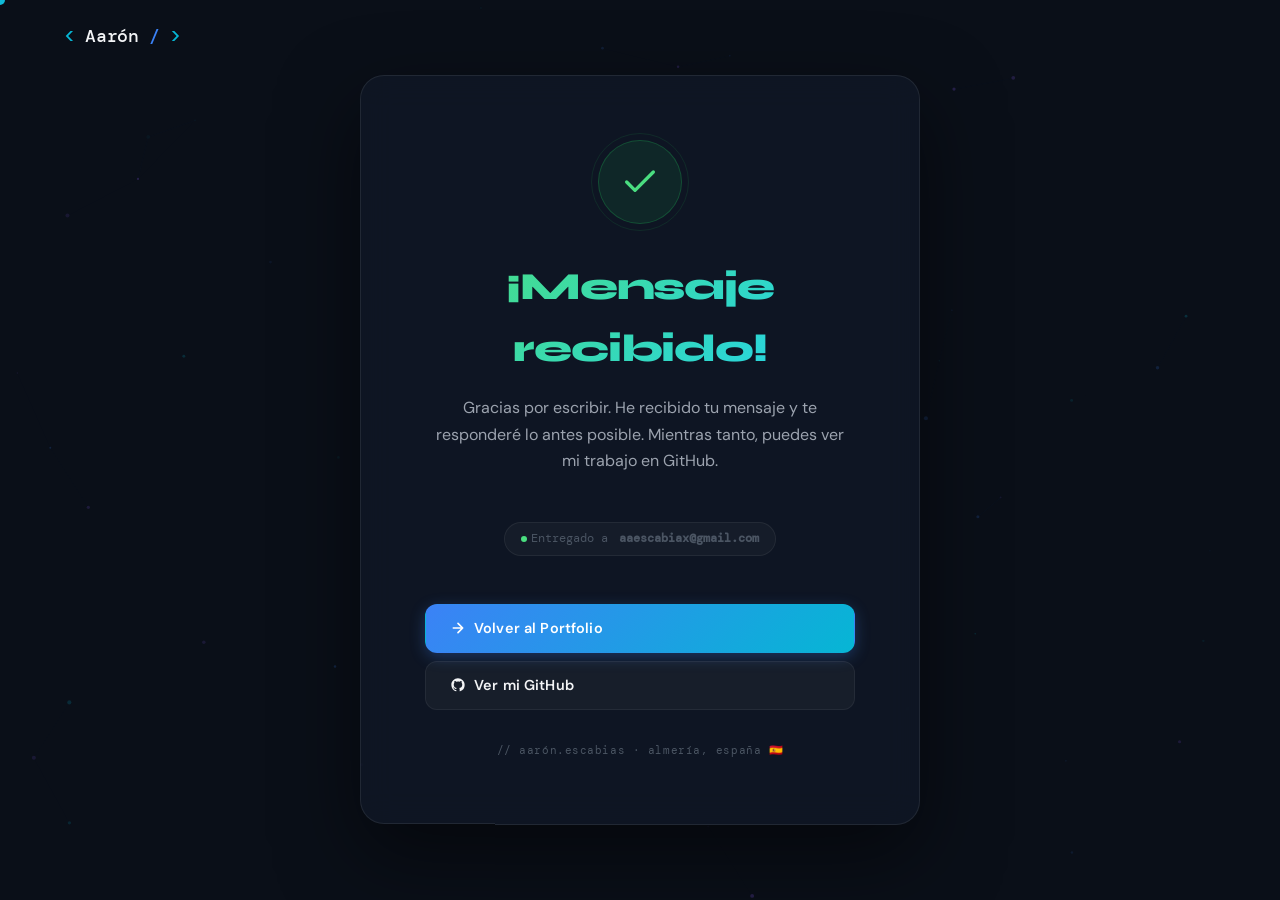
<file: success.html>
<!DOCTYPE html>
<html lang="es">
<head>
  <meta charset="UTF-8" />
  <meta name="viewport" content="width=device-width, initial-scale=1.0" />
  <meta name="robots" content="noindex, nofollow" />
  <title>Mensaje enviado · Aarón Escabias</title>
  <link rel="icon" type="image/png" href="favicon.png" />

  <!-- Same Google Fonts as index -->
  <link rel="preconnect" href="https://fonts.googleapis.com" />
  <link rel="preconnect" href="https://fonts.gstatic.com" crossorigin />
  <link href="https://fonts.googleapis.com/css2?family=Syne:wght@400;500;600;700;800&family=DM+Mono:ital,wght@0,300;0,400;0,500;1,300&family=DM+Sans:ital,opsz,wght@0,9..40,300;0,9..40,400;0,9..40,500;0,9..40,600;1,9..40,300&display=swap" rel="stylesheet" />

  <!-- Shared stylesheet -->
  <link rel="stylesheet" href="style.css" />
</head>
<body>

  <!-- Custom cursor (same as index) -->
  <div class="cursor" id="cursor"></div>
  <div class="cursor-follower" id="cursorFollower"></div>

  <!-- Particle canvas -->
  <canvas id="particleCanvas" aria-hidden="true"></canvas>

  <!-- ============================================================
       SUCCESS PAGE
  ============================================================ -->
  <main class="success-page" role="main">

    <!-- Minimal nav link back -->
    <a href="index.html" class="nav-logo" style="position:fixed;top:22px;left:5%;z-index:100;" aria-label="Volver al portfolio">
      <span class="logo-bracket">&lt;</span>
      <span class="logo-name">Aarón</span>
      <span class="logo-slash">/</span>
      <span class="logo-bracket">&gt;</span>
    </a>

    <article class="success-card" role="article" aria-labelledby="success-title">

      <!-- Icon -->
      <div class="success-icon-wrap" aria-hidden="true">
        <svg class="success-icon" viewBox="0 0 24 24" fill="none" stroke="currentColor" stroke-width="2" stroke-linecap="round" stroke-linejoin="round">
          <polyline points="20 6 9 17 4 12"/>
        </svg>
      </div>

      <!-- Heading -->
      <h1 class="success-title" id="success-title">¡Mensaje recibido!</h1>

      <p class="success-subtitle">
        Gracias por escribir. He recibido tu mensaje y te responderé
        lo antes posible. Mientras tanto, puedes ver mi trabajo en GitHub.
      </p>

      <!-- Status pill -->
      <div class="success-meta">
        <span class="success-meta-dot" aria-hidden="true"></span>
        Entregado a&nbsp;<strong>aaescabiax@gmail.com</strong>
      </div>

      <!-- Actions -->
      <div class="success-actions">
        <a href="index.html" class="btn btn-primary">
          <svg width="16" height="16" viewBox="0 0 24 24" fill="none" stroke="currentColor" stroke-width="2.5" stroke-linecap="round" stroke-linejoin="round" aria-hidden="true"><path d="M5 12h14M12 5l7 7-7 7"/></svg>
          Volver al Portfolio
        </a>
        <a href="https://github.com/Labaguettee33" target="_blank" rel="noopener noreferrer" class="btn btn-ghost">
          <svg width="16" height="16" viewBox="0 0 24 24" fill="currentColor" aria-hidden="true"><path d="M12 2C6.477 2 2 6.484 2 12.017c0 4.425 2.865 8.18 6.839 9.504.5.092.682-.217.682-.483 0-.237-.008-.868-.013-1.703-2.782.605-3.369-1.343-3.369-1.343-.454-1.158-1.11-1.466-1.11-1.466-.908-.62.069-.608.069-.608 1.003.07 1.531 1.032 1.531 1.032.892 1.53 2.341 1.088 2.91.832.092-.647.35-1.088.636-1.338-2.22-.253-4.555-1.113-4.555-4.951 0-1.093.39-1.988 1.029-2.688-.103-.253-.446-1.272.098-2.65 0 0 .84-.27 2.75 1.026A9.564 9.564 0 0112 6.844c.85.004 1.705.115 2.504.337 1.909-1.296 2.747-1.027 2.747-1.027.546 1.379.202 2.398.1 2.651.64.7 1.028 1.595 1.028 2.688 0 3.848-2.339 4.695-4.566 4.943.359.309.678.92.678 1.855 0 1.338-.012 2.419-.012 2.747 0 .268.18.58.688.482A10.019 10.019 0 0022 12.017C22 6.484 17.522 2 12 2z"/></svg>
          Ver mi GitHub
        </a>
      </div>

      <p class="success-footer-note">// aarón.escabias · almería, españa 🇪🇸</p>

    </article>

  </main>

  <script>
    "use strict";

    /* ----- Cursor ----- */
    (function () {
      const cursor   = document.getElementById("cursor");
      const follower = document.getElementById("cursorFollower");
      if (!cursor || !follower) return;
      if (window.matchMedia("(hover: none), (pointer: coarse)").matches) return;

      let mx = -100, my = -100, fx = -100, fy = -100;

      document.addEventListener("mousemove", (e) => {
        mx = e.clientX; my = e.clientY;
        cursor.style.left = mx + "px";
        cursor.style.top  = my + "px";
      });

      (function loop() {
        fx += (mx - fx) * 0.12;
        fy += (my - fy) * 0.12;
        follower.style.left = fx + "px";
        follower.style.top  = fy + "px";
        requestAnimationFrame(loop);
      })();
    })();

    /* ----- Particles ----- */
    (function () {
      const canvas = document.getElementById("particleCanvas");
      if (!canvas) return;
      const ctx = canvas.getContext("2d");
      let W, H, particles = [];

      function resize() {
        W = canvas.width  = window.innerWidth;
        H = canvas.height = window.innerHeight;
      }

      class P {
        constructor() { this.reset(true); }
        reset(rand) {
          this.x  = Math.random() * W;
          this.y  = rand ? Math.random() * H : H + 10;
          this.vx = (Math.random() - 0.5) * 0.3;
          this.vy = -(Math.random() * 0.3 + 0.1);
          this.r  = Math.random() * 1.5 + 0.6;
          this.a  = Math.random() * 0.4 + 0.05;
          this.c  = ["rgba(59,130,246,", "rgba(6,182,212,", "rgba(139,92,246,"][Math.floor(Math.random() * 3)];
        }
        update() {
          this.x += this.vx; this.y += this.vy;
          if (this.y < -10 || this.x < -10 || this.x > W + 10) this.reset();
        }
        draw() {
          ctx.beginPath();
          ctx.arc(this.x, this.y, this.r, 0, Math.PI * 2);
          ctx.fillStyle = this.c + this.a + ")";
          ctx.fill();
        }
      }

      resize();
      for (let i = 0; i < 55; i++) particles.push(new P());
      window.addEventListener("resize", () => { resize(); particles = []; for (let i = 0; i < 55; i++) particles.push(new P()); });

      (function loop() {
        ctx.clearRect(0, 0, W, H);

        for (let i = 0; i < particles.length; i++) {
          for (let j = i + 1; j < particles.length; j++) {
            const dx = particles[i].x - particles[j].x;
            const dy = particles[i].y - particles[j].y;
            const d  = Math.sqrt(dx * dx + dy * dy);
            if (d < 110) {
              ctx.beginPath();
              ctx.moveTo(particles[i].x, particles[i].y);
              ctx.lineTo(particles[j].x, particles[j].y);
              ctx.strokeStyle = `rgba(59,130,246,${(1 - d / 110) * 0.1})`;
              ctx.lineWidth   = 0.6;
              ctx.stroke();
            }
          }
        }

        particles.forEach((p) => { p.update(); p.draw(); });
        requestAnimationFrame(loop);
      })();
    })();

    /* ----- Auto-redirect after 12s ----- */
    setTimeout(() => {
      window.location.href = "index.html";
    }, 12000);
  </script>

</body>
</html>
</file>
<file: style.css>
/* ================================================================
   AARON ESCABIAS · PORTFOLIO — style.css
   Cyber-Elegant Dark Mode · Production Ready
================================================================ */

/* ================================================================
   1. ROOT VARIABLES & DESIGN TOKENS
================================================================ */
:root {
  /* Colors */
  --bg-deep:         #080c14;
  --bg-main:         #0a0f18;
  --bg-surface:      #0f1623;
  --bg-card:         #111827;
  --bg-card-hover:   #151f30;

  --accent-blue:     #3b82f6;
  --accent-cyan:     #06b6d4;
  --accent-purple:   #8b5cf6;
  --accent-gradient: linear-gradient(135deg, #3b82f6 0%, #06b6d4 100%);
  --accent-gradient-text: linear-gradient(135deg, #60a5fa 0%, #22d3ee 50%, #a78bfa 100%);

  --text-primary:    #f3f4f6;
  --text-secondary:  #9ca3af;
  --text-muted:      #4b5563;
  --text-on-accent:  #ffffff;

  --border-subtle:   rgba(255, 255, 255, 0.06);
  --border-glow:     rgba(6, 182, 212, 0.35);
  --border-blue:     rgba(59, 130, 246, 0.35);

  /* Glass */
  --glass-bg:        rgba(17, 24, 39, 0.75);
  --glass-border:    rgba(255, 255, 255, 0.08);
  --glass-blur:      16px;

  /* Shadows */
  --shadow-sm:       0 1px 3px rgba(0,0,0,0.5);
  --shadow-md:       0 4px 20px rgba(0,0,0,0.5);
  --shadow-lg:       0 10px 40px rgba(0,0,0,0.6);
  --shadow-glow-cyan: 0 0 30px rgba(6, 182, 212, 0.35);
  --shadow-glow-blue: 0 0 30px rgba(59, 130, 246, 0.35);
  --shadow-glow-sm:  0 0 12px rgba(6, 182, 212, 0.2);

  /* Typography */
  --font-display:    'Syne', sans-serif;
  --font-body:       'DM Sans', sans-serif;
  --font-mono:       'DM Mono', monospace;

  /* Spacing */
  --space-xs:  0.25rem;
  --space-sm:  0.5rem;
  --space-md:  1rem;
  --space-lg:  1.5rem;
  --space-xl:  2rem;
  --space-2xl: 3rem;
  --space-3xl: 5rem;
  --space-4xl: 8rem;

  /* Radii */
  --radius-sm:  6px;
  --radius-md:  12px;
  --radius-lg:  18px;
  --radius-xl:  24px;
  --radius-full: 9999px;

  /* Transitions */
  --ease-out:    cubic-bezier(0.22, 1, 0.36, 1);
  --ease-in-out: cubic-bezier(0.65, 0, 0.35, 1);
  --duration-fast: 0.18s;
  --duration-mid:  0.35s;
  --duration-slow: 0.6s;

  /* Nav height */
  --nav-h: 68px;
}

/* ================================================================
   2. CSS RESET & BASE
================================================================ */
*, *::before, *::after {
  box-sizing: border-box;
  margin: 0;
  padding: 0;
}

html {
  scroll-behavior: smooth;
  scroll-padding-top: var(--nav-h);
  font-size: 16px;
  -webkit-font-smoothing: antialiased;
  -moz-osx-font-smoothing: grayscale;
  text-rendering: optimizeLegibility;
}

body {
  background-color: var(--bg-main);
  color: var(--text-primary);
  font-family: var(--font-body);
  font-size: 1rem;
  line-height: 1.6;
  overflow-x: hidden;
  cursor: none;
}

img, svg { display: block; }
a { color: inherit; text-decoration: none; }
button { cursor: none; background: none; border: none; font: inherit; }
ul { list-style: none; }
input, textarea { font: inherit; }

::selection {
  background: rgba(6, 182, 212, 0.25);
  color: #fff;
}

:focus-visible {
  outline: 2px solid var(--accent-cyan);
  outline-offset: 3px;
  border-radius: var(--radius-sm);
}

/* ================================================================
   3. CUSTOM CURSOR
================================================================ */
.cursor {
  position: fixed;
  width: 10px;
  height: 10px;
  background: var(--accent-cyan);
  border-radius: 50%;
  pointer-events: none;
  z-index: 10000;
  transform: translate(-50%, -50%);
  transition: transform var(--duration-fast) var(--ease-out),
              width 0.2s var(--ease-out),
              height 0.2s var(--ease-out),
              background 0.2s ease;
  mix-blend-mode: screen;
}

.cursor-follower {
  position: fixed;
  width: 36px;
  height: 36px;
  border: 1.5px solid rgba(6, 182, 212, 0.5);
  border-radius: 50%;
  pointer-events: none;
  z-index: 9999;
  transform: translate(-50%, -50%);
  transition: transform 0.12s var(--ease-out),
              width 0.3s var(--ease-out),
              height 0.3s var(--ease-out),
              border-color 0.3s ease;
}

body:has(a:hover) .cursor,
body:has(button:hover) .cursor {
  width: 18px;
  height: 18px;
  background: var(--accent-blue);
}

body:has(a:hover) .cursor-follower,
body:has(button:hover) .cursor-follower {
  width: 56px;
  height: 56px;
  border-color: var(--accent-blue);
}

@media (hover: none) or (pointer: coarse) {
  .cursor, .cursor-follower { display: none; }
  body { cursor: auto; }
  button { cursor: pointer; }
  a { cursor: pointer; }
}

/* ================================================================
   4. PARTICLE CANVAS
================================================================ */
#particleCanvas {
  position: fixed;
  inset: 0;
  pointer-events: none;
  z-index: 0;
  opacity: 0.5;
}

/* ================================================================
   5. LAYOUT & CONTAINERS
================================================================ */
.container {
  width: min(90%, 1180px);
  margin-inline: auto;
}

.section {
  position: relative;
  z-index: 1;
  padding-block: var(--space-4xl);
}

/* ================================================================
   6. SCROLL ANIMATIONS
================================================================ */
.reveal {
  opacity: 0;
  transform: translateY(40px);
  transition: opacity var(--duration-slow) var(--ease-out),
              transform var(--duration-slow) var(--ease-out);
}

.reveal.show {
  opacity: 1;
  transform: translateY(0);
}

.reveal-delay-1 { transition-delay: 0.1s; }
.reveal-delay-2 { transition-delay: 0.2s; }
.reveal-delay-3 { transition-delay: 0.35s; }

/* Hero init animations */
.animate-fade-up {
  opacity: 0;
  transform: translateY(30px);
  animation: fadeUp 0.8s var(--ease-out) forwards;
  animation-delay: var(--delay, 0s);
}

.animate-fade-left {
  opacity: 0;
  transform: translateX(40px);
  animation: fadeLeft 0.9s var(--ease-out) forwards;
  animation-delay: var(--delay, 0s);
}

@keyframes fadeUp {
  to { opacity: 1; transform: translateY(0); }
}

@keyframes fadeLeft {
  to { opacity: 1; transform: translateX(0); }
}

/* ================================================================
   7. NAVIGATION
================================================================ */
.navbar {
  position: fixed;
  top: 0;
  left: 0;
  right: 0;
  z-index: 1000;
  height: var(--nav-h);
  transition: background var(--duration-mid) ease,
              box-shadow var(--duration-mid) ease,
              backdrop-filter var(--duration-mid) ease;
}

.navbar.scrolled {
  background: var(--glass-bg);
  backdrop-filter: blur(var(--glass-blur));
  -webkit-backdrop-filter: blur(var(--glass-blur));
  border-bottom: 1px solid var(--glass-border);
  box-shadow: 0 4px 30px rgba(0,0,0,0.4);
}

.nav-container {
  display: flex;
  align-items: center;
  gap: var(--space-xl);
  height: 100%;
  width: min(90%, 1180px);
  margin-inline: auto;
}

.nav-logo {
  font-family: var(--font-mono);
  font-size: 1.15rem;
  font-weight: 500;
  letter-spacing: -0.02em;
  flex-shrink: 0;
  transition: opacity var(--duration-fast);
}

.nav-logo:hover { opacity: 0.8; }
.logo-bracket { color: var(--accent-cyan); }
.logo-slash { color: var(--accent-blue); }
.logo-name { color: var(--text-primary); }

.nav-links {
  display: flex;
  gap: var(--space-sm);
  margin-left: auto;
  align-items: center;
}

.nav-menu-divider,
.nav-menu-social {
  display: none;
}

.nav-link {
  position: relative;
  font-family: var(--font-body);
  font-size: 0.875rem;
  font-weight: 500;
  color: var(--text-secondary);
  padding: var(--space-xs) var(--space-sm);
  border-radius: var(--radius-sm);
  transition: color var(--duration-fast);
  overflow: hidden;
}

.nav-link::after {
  content: '';
  position: absolute;
  bottom: 0;
  left: 50%;
  transform: translateX(-50%) scaleX(0);
  width: 100%;
  height: 1.5px;
  background: var(--accent-gradient);
  border-radius: 2px;
  transition: transform var(--duration-mid) var(--ease-out);
}

.nav-link:hover,
.nav-link.active {
  color: var(--text-primary);
}

.nav-link:hover::after,
.nav-link.active::after {
  transform: translateX(-50%) scaleX(0.7);
}

.nav-cta {
  display: flex;
  align-items: center;
  gap: var(--space-xs);
  font-size: 0.8rem;
  font-weight: 600;
  font-family: var(--font-mono);
  color: var(--accent-cyan);
  border: 1px solid rgba(6, 182, 212, 0.3);
  padding: 6px 14px;
  border-radius: var(--radius-full);
  transition: all var(--duration-fast);
  flex-shrink: 0;
}

.nav-cta:hover {
  background: rgba(6, 182, 212, 0.1);
  border-color: var(--accent-cyan);
  box-shadow: var(--shadow-glow-sm);
}

.nav-cta--coffee {
  color: #ffe97d;
  border-color: rgba(255, 221, 0, 0.35);
  background: rgba(255, 221, 0, 0.08);
}

.nav-cta--coffee:hover {
  background: rgba(255, 221, 0, 0.16);
  border-color: rgba(255, 221, 0, 0.55);
  box-shadow: 0 0 18px rgba(255, 221, 0, 0.18);
}

.hamburger {
  display: none;
  flex-direction: column;
  gap: 5px;
  width: 32px;
  padding: 4px;
  margin-left: auto;
  flex-shrink: 0;
}

.ham-line {
  display: block;
  height: 2px;
  background: var(--text-primary);
  border-radius: 2px;
  transition: transform var(--duration-mid) var(--ease-out),
              opacity var(--duration-mid),
              width var(--duration-mid) var(--ease-out);
}

.ham-line:last-child { width: 65%; }

.hamburger.open .ham-line:nth-child(1) {
  transform: translateY(7px) rotate(45deg);
}
.hamburger.open .ham-line:nth-child(2) {
  opacity: 0;
  transform: scaleX(0);
}
.hamburger.open .ham-line:nth-child(3) {
  transform: translateY(-7px) rotate(-45deg);
  width: 100%;
}

/* Mobile Menu */
@media (max-width: 768px) {
  .hamburger { display: flex; }

  .nav-container {
    gap: var(--space-sm);
  }

  .nav-cta {
    display: flex;
    padding: 7px;
    gap: 0;
  }

  .nav-cta-label {
    position: absolute;
    width: 1px;
    height: 1px;
    padding: 0;
    margin: -1px;
    overflow: hidden;
    clip: rect(0, 0, 0, 0);
    white-space: nowrap;
    border: 0;
  }

  .nav-menu-divider,
  .nav-menu-social {
    display: none;
  }

  .nav-links {
    position: fixed;
    inset: 0;
    top: var(--nav-h);
    flex-direction: column;
    justify-content: center;
    align-items: center;
    gap: var(--space-lg);
    background: rgba(8, 12, 20, 0.97);
    backdrop-filter: blur(20px);
    -webkit-backdrop-filter: blur(20px);
    margin-left: 0;
    opacity: 0;
    pointer-events: none;
    transform: translateY(-20px);
    transition: opacity var(--duration-mid) var(--ease-out),
                transform var(--duration-mid) var(--ease-out);
  }

  .nav-links.open {
    opacity: 1;
    pointer-events: all;
    transform: translateY(0);
    justify-content: flex-start;
    padding-top: var(--space-3xl);
    padding-bottom: var(--space-3xl);
  }

  .nav-link {
    font-size: 1.5rem;
    font-family: var(--font-display);
    font-weight: 700;
    color: var(--text-primary);
    padding: var(--space-sm) var(--space-lg);
  }

  .nav-links.open .nav-menu-divider {
    display: block;
    width: min(220px, 55vw);
    height: 1px;
    background: linear-gradient(
      90deg,
      transparent,
      rgba(6, 182, 212, 0.35) 20%,
      rgba(6, 182, 212, 0.35) 80%,
      transparent
    );
    margin-top: auto;
    margin-bottom: var(--space-md);
    list-style: none;
  }

  .nav-links.open .nav-menu-social {
    display: flex;
    gap: var(--space-md);
    list-style: none;
  }

  .nav-menu-icon {
    display: flex;
    align-items: center;
    justify-content: center;
    width: 48px;
    height: 48px;
    border-radius: var(--radius-full);
    border: 1px solid rgba(6, 182, 212, 0.3);
    color: var(--accent-cyan);
    background: rgba(255, 255, 255, 0.04);
    transition: all var(--duration-fast);
  }

  .nav-menu-icon--github:hover {
    background: rgba(6, 182, 212, 0.12);
    border-color: var(--accent-cyan);
    box-shadow: var(--shadow-glow-sm);
  }

  .nav-menu-icon--coffee {
    color: #ffe97d;
    border-color: rgba(255, 221, 0, 0.35);
    background: rgba(255, 221, 0, 0.08);
  }

  .nav-menu-icon--coffee:hover {
    background: rgba(255, 221, 0, 0.16);
    border-color: rgba(255, 221, 0, 0.55);
    box-shadow: 0 0 18px rgba(255, 221, 0, 0.18);
  }
}

/* ================================================================
   8. HERO SECTION
================================================================ */
.hero {
  position: relative;
  min-height: 100svh;
  display: grid;
  grid-template-columns: 1fr 1fr;
  align-items: center;
  gap: var(--space-2xl);
  padding-top: calc(var(--nav-h) + var(--space-2xl));
  padding-bottom: var(--space-3xl);
  width: min(92%, 1200px);
  margin-inline: auto;
  z-index: 1;
}

/* Grid background */
.hero-grid-bg {
  position: absolute;
  inset: 0;
  z-index: -1;
  overflow: hidden;
  pointer-events: none;
}

.hero-grid-bg::before {
  content: '';
  position: absolute;
  inset: 0;
  background-image:
    linear-gradient(rgba(59, 130, 246, 0.04) 1px, transparent 1px),
    linear-gradient(90deg, rgba(59, 130, 246, 0.04) 1px, transparent 1px);
  background-size: 50px 50px;
  mask-image: radial-gradient(ellipse 80% 80% at 50% 50%, black 30%, transparent 100%);
}

.hero-grid-bg::after {
  content: '';
  position: absolute;
  width: 600px;
  height: 600px;
  background: radial-gradient(circle, rgba(59, 130, 246, 0.08) 0%, transparent 70%);
  top: -100px;
  right: -100px;
  border-radius: 50%;
  animation: orb-float 8s ease-in-out infinite alternate;
}

@keyframes orb-float {
  from { transform: translate(0, 0) scale(1); }
  to   { transform: translate(-30px, 30px) scale(1.05); }
}

/* Hero badge */
.hero-badge {
  display: inline-flex;
  align-items: center;
  gap: var(--space-xs);
  font-family: var(--font-mono);
  font-size: 0.75rem;
  color: var(--accent-cyan);
  background: rgba(6, 182, 212, 0.08);
  border: 1px solid rgba(6, 182, 212, 0.2);
  padding: 5px 12px;
  border-radius: var(--radius-full);
  margin-bottom: var(--space-lg);
}

.badge-dot {
  width: 7px;
  height: 7px;
  background: var(--accent-cyan);
  border-radius: 50%;
  animation: pulse-dot 2s ease-in-out infinite;
}

@keyframes pulse-dot {
  0%, 100% { opacity: 1; transform: scale(1); }
  50%       { opacity: 0.5; transform: scale(0.8); }
}

/* Hero greeting */
.hero-greeting {
  font-family: var(--font-mono);
  font-size: 0.95rem;
  color: var(--text-secondary);
  letter-spacing: 0.05em;
  margin-bottom: var(--space-sm);
}

/* Hero name */
.hero-name {
  font-family: var(--font-display);
  font-size: clamp(3rem, 7vw, 6.5rem);
  font-weight: 800;
  line-height: 0.95;
  letter-spacing: -0.03em;
  margin-bottom: var(--space-lg);
}

.name-gradient {
  background: var(--accent-gradient-text);
  -webkit-background-clip: text;
  background-clip: text;
  -webkit-text-fill-color: transparent;
  background-size: 200% auto;
  animation: gradient-shift 4s ease-in-out infinite alternate;
}

@keyframes gradient-shift {
  from { background-position: 0% 50%; }
  to   { background-position: 100% 50%; }
}

/* Typing */
.hero-typing-wrapper {
  display: flex;
  align-items: center;
  gap: 2px;
  font-family: var(--font-mono);
  font-size: 1rem;
  color: var(--text-secondary);
  background: rgba(255,255,255,0.03);
  border: 1px solid var(--border-subtle);
  padding: 8px 14px;
  border-radius: var(--radius-md);
  width: fit-content;
  margin-bottom: var(--space-xl);
}

.typing-prefix {
  color: var(--accent-cyan);
  user-select: none;
}

.typing-text {
  color: var(--text-primary);
}

.typing-cursor {
  color: var(--accent-cyan);
  animation: blink 1s step-end infinite;
  font-size: 1.1rem;
}

@keyframes blink {
  0%, 100% { opacity: 1; }
  50%       { opacity: 0; }
}

/* Hero description */
.hero-description {
  font-size: 1rem;
  color: var(--text-secondary);
  max-width: 46ch;
  margin-bottom: var(--space-xl);
  line-height: 1.7;
}

/* Buttons */
.hero-buttons {
  display: flex;
  gap: var(--space-md);
  flex-wrap: wrap;
  margin-bottom: var(--space-2xl);
}

/* ---- BUTTON SYSTEM ---- */
.btn {
  display: inline-flex;
  align-items: center;
  gap: 8px;
  font-family: var(--font-body);
  font-weight: 600;
  font-size: 0.9rem;
  padding: 12px 24px;
  border-radius: var(--radius-md);
  transition: all var(--duration-mid) var(--ease-out);
  position: relative;
  overflow: hidden;
  white-space: nowrap;
  border: 1px solid transparent;
  letter-spacing: 0.01em;
}

.btn::before {
  content: '';
  position: absolute;
  inset: 0;
  opacity: 0;
  transition: opacity var(--duration-mid);
}

.btn-primary {
  background: var(--accent-gradient);
  color: white;
  border-color: transparent;
  box-shadow: 0 4px 15px rgba(59, 130, 246, 0.3);
}

.btn-primary::before {
  background: linear-gradient(135deg, #60a5fa 0%, #22d3ee 100%);
}

.btn-primary:hover {
  transform: translateY(-2px);
  box-shadow: 0 8px 25px rgba(59, 130, 246, 0.45), 0 0 0 1px rgba(255,255,255,0.1) inset;
}

.btn-primary:hover::before { opacity: 1; }

.btn-ghost {
  background: rgba(255,255,255,0.04);
  color: var(--text-primary);
  border-color: var(--border-subtle);
}

.btn-ghost:hover {
  background: rgba(255,255,255,0.08);
  border-color: rgba(255,255,255,0.15);
  transform: translateY(-2px);
}

.btn-outline {
  background: transparent;
  color: var(--accent-cyan);
  border: 1px solid rgba(6, 182, 212, 0.35);
}

.btn-outline:hover {
  background: rgba(6, 182, 212, 0.08);
  border-color: var(--accent-cyan);
  box-shadow: var(--shadow-glow-sm);
  transform: translateY(-2px);
}

.btn--full { width: 100%; justify-content: center; }

/* Hero stats */
.hero-stats {
  display: flex;
  align-items: center;
  gap: var(--space-xl);
}

.stat-item {
  display: flex;
  flex-direction: column;
  gap: 2px;
}

.stat-number {
  font-family: var(--font-display);
  font-size: 1.8rem;
  font-weight: 800;
  background: var(--accent-gradient-text);
  -webkit-background-clip: text;
  background-clip: text;
  -webkit-text-fill-color: transparent;
  line-height: 1;
}

.stat-label {
  font-size: 0.72rem;
  text-transform: uppercase;
  letter-spacing: 0.1em;
  color: var(--text-muted);
  font-weight: 600;
}

.stat-divider {
  width: 1px;
  height: 36px;
  background: var(--border-subtle);
}

/* Scroll indicator */
.scroll-indicator {
  position: absolute;
  bottom: calc(var(--space-xl) - 5rem);
  left: 50%;
  transform: translateX(-50%);
  display: flex;
  flex-direction: column;
  align-items: center;
  gap: 6px;
  color: var(--text-muted);
  font-family: var(--font-mono);
  font-size: 0.65rem;
  letter-spacing: 0.1em;
  text-transform: uppercase;
}

@media (max-width: 720px) {
  .scroll-indicator {
    bottom: calc(var(--space-xl) + 4rem);
  }
}

.scroll-line {
  width: 1px;
  height: 48px;
  background: var(--border-subtle);
  position: relative;
  overflow: hidden;
}

.scroll-dot {
  position: absolute;
  top: -8px;
  left: -2px;
  width: 5px;
  height: 5px;
  background: var(--accent-cyan);
  border-radius: 50%;
  animation: scroll-fall 2s ease-in-out infinite;
}

@keyframes scroll-fall {
  from { top: -5px; opacity: 0; }
  20%  { opacity: 1; }
  to   { top: 100%; opacity: 0; }
}

/* ================================================================
   9. CODE WINDOW (Hero Visual)
================================================================ */
.hero-visual {
  position: relative;
}

.code-window {
  background: #0c111c;
  border: 1px solid rgba(255,255,255,0.07);
  border-radius: var(--radius-lg);
  overflow: hidden;
  box-shadow: 0 20px 60px rgba(0,0,0,0.6), 0 0 0 1px rgba(255,255,255,0.04) inset;
}

.code-window-bar {
  display: flex;
  align-items: center;
  gap: 6px;
  padding: 12px 16px;
  background: rgba(255,255,255,0.03);
  border-bottom: 1px solid rgba(255,255,255,0.05);
}

.dot {
  width: 12px;
  height: 12px;
  border-radius: 50%;
  flex-shrink: 0;
}

.dot-red    { background: #ff5f56; }
.dot-yellow { background: #ffbd2e; }
.dot-green  { background: #27c93f; }

.code-window-title {
  font-family: var(--font-mono);
  font-size: 0.72rem;
  color: var(--text-muted);
  margin-left: auto;
  letter-spacing: 0.05em;
}

.code-content {
  padding: var(--space-lg) var(--space-xl);
  font-family: var(--font-mono);
  font-size: 0.82rem;
  line-height: 1.8;
  overflow-x: auto;
  tab-size: 2;
}

.c-keyword  { color: #7dd3fc; }
.c-class    { color: #86efac; }
.c-var      { color: #fde68a; }
.c-string   { color: #fca5a5; }
.c-method   { color: #c4b5fd; }
.c-comment  { color: var(--text-muted); font-style: italic; }

/* Floating badges */
.floating-badge {
  position: absolute;
  display: flex;
  align-items: center;
  gap: 6px;
  font-family: var(--font-mono);
  font-size: 0.72rem;
  font-weight: 500;
  color: var(--text-primary);
  background: var(--glass-bg);
  border: 1px solid var(--glass-border);
  backdrop-filter: blur(10px);
  -webkit-backdrop-filter: blur(10px);
  padding: 7px 12px;
  border-radius: var(--radius-full);
  white-space: nowrap;
  box-shadow: var(--shadow-md);
}

.badge-java {
  bottom: -20px;
  left: -30px;
  animation: badge-float-1 4s ease-in-out infinite alternate;
}

.badge-sql {
  top: 20px;
  right: -30px;
  animation: badge-float-2 5s ease-in-out infinite alternate;
}

.badge-web {
  bottom: 50px;
  right: -20px;
  animation: badge-float-3 6s ease-in-out infinite alternate;
}

@keyframes badge-float-1 {
  from { transform: translateY(0) rotate(-2deg); }
  to   { transform: translateY(-10px) rotate(2deg); }
}
@keyframes badge-float-2 {
  from { transform: translateY(0) rotate(2deg); }
  to   { transform: translateY(10px) rotate(-2deg); }
}
@keyframes badge-float-3 {
  from { transform: translateY(0) rotate(-1deg); }
  to   { transform: translateY(-8px) rotate(1deg); }
}

/* ================================================================
   10. SECTION HEADERS
================================================================ */
.section-header {
  margin-bottom: var(--space-3xl);
  max-width: 600px;
}

.section-tag {
  display: inline-block;
  font-family: var(--font-mono);
  font-size: 0.72rem;
  color: var(--accent-cyan);
  letter-spacing: 0.1em;
  text-transform: uppercase;
  margin-bottom: var(--space-sm);
  background: rgba(6, 182, 212, 0.08);
  border: 1px solid rgba(6, 182, 212, 0.2);
  padding: 4px 10px;
  border-radius: var(--radius-full);
}

.section-title {
  font-family: var(--font-display);
  font-size: clamp(2.2rem, 4.5vw, 3.8rem);
  font-weight: 800;
  line-height: 1.05;
  letter-spacing: -0.03em;
  color: var(--text-primary);
}

.section-title em {
  font-style: normal;
  background: var(--accent-gradient-text);
  -webkit-background-clip: text;
  background-clip: text;
  -webkit-text-fill-color: transparent;
}

.section-subtitle {
  margin-top: var(--space-md);
  color: var(--text-secondary);
  font-size: 1rem;
  max-width: 50ch;
}

/* ================================================================
   11. ABOUT SECTION
================================================================ */
.about {
  background: linear-gradient(180deg, transparent 0%, rgba(6, 182, 212, 0.02) 50%, transparent 100%);
}

.about-grid {
  display: grid;
  grid-template-columns: 1fr 1fr;
  gap: var(--space-3xl);
  align-items: start;
}

.about-lead {
  font-family: var(--font-display);
  font-size: 1.25rem;
  font-weight: 600;
  color: var(--text-primary);
  line-height: 1.4;
  margin-bottom: var(--space-lg);
}

.about-body {
  color: var(--text-secondary);
  font-size: 0.95rem;
  line-height: 1.75;
  margin-bottom: var(--space-md);
}

.about-body strong {
  color: var(--text-primary);
  font-weight: 600;
}

.about-traits {
  display: grid;
  grid-template-columns: 1fr 1fr;
  gap: var(--space-sm);
  margin: var(--space-xl) 0;
}

.trait-item {
  display: flex;
  align-items: center;
  gap: var(--space-sm);
  font-size: 0.875rem;
  color: var(--text-secondary);
  background: var(--bg-card);
  border: 1px solid var(--border-subtle);
  padding: 10px 14px;
  border-radius: var(--radius-md);
  transition: all var(--duration-mid) var(--ease-out);
}

.trait-item:hover {
  background: var(--bg-card-hover);
  border-color: rgba(6, 182, 212, 0.2);
  color: var(--text-primary);
  transform: translateY(-2px);
}

.trait-icon {
  width: 32px;
  height: 32px;
  background: rgba(6, 182, 212, 0.1);
  border-radius: var(--radius-sm);
  display: flex;
  align-items: center;
  justify-content: center;
  color: var(--accent-cyan);
  flex-shrink: 0;
}

/* Terminal */
.terminal-window {
  background: #090e18;
  border: 1px solid rgba(255,255,255,0.07);
  border-radius: var(--radius-lg);
  overflow: hidden;
  box-shadow: 0 20px 60px rgba(0,0,0,0.5);
  margin-bottom: var(--space-md);
}

.terminal-bar {
  display: flex;
  align-items: center;
  gap: 6px;
  padding: 10px 14px;
  background: rgba(255,255,255,0.03);
  border-bottom: 1px solid rgba(255,255,255,0.05);
}

.terminal-title {
  font-family: var(--font-mono);
  font-size: 0.7rem;
  color: var(--text-muted);
  margin-left: auto;
}

.terminal-body {
  padding: var(--space-lg) var(--space-lg) var(--space-xl);
  font-family: var(--font-mono);
  font-size: 0.82rem;
  line-height: 1.6;
  min-height: 240px;
}

.terminal-line {
  margin-bottom: 2px;
}

.t-prompt { color: var(--accent-cyan); }
.t-cmd    { color: #e2e8f0; }

.terminal-output {
  color: var(--text-secondary);
  padding: 2px 0 var(--space-sm) 0;
  margin-left: 2px;
}

.t-highlight {
  color: var(--accent-cyan) !important;
  font-weight: 500;
}

.t-cursor-blink {
  color: var(--accent-cyan);
  animation: blink 1s step-end infinite;
}

/* Location card */
.about-location-card {
  display: flex;
  align-items: center;
  gap: var(--space-md);
  background: var(--bg-card);
  border: 1px solid var(--border-subtle);
  border-radius: var(--radius-md);
  padding: var(--space-md) var(--space-lg);
  position: relative;
  overflow: hidden;
}

.about-location-card::before {
  content: '';
  position: absolute;
  left: 0;
  top: 0;
  bottom: 0;
  width: 3px;
  background: var(--accent-gradient);
  border-radius: 2px 0 0 2px;
}

.location-icon {
  width: 42px;
  height: 42px;
  background: rgba(59, 130, 246, 0.1);
  border-radius: var(--radius-sm);
  display: flex;
  align-items: center;
  justify-content: center;
  color: var(--accent-blue);
  flex-shrink: 0;
}

.loc-label {
  font-size: 0.72rem;
  color: var(--text-muted);
  text-transform: uppercase;
  letter-spacing: 0.08em;
  font-weight: 600;
  margin-bottom: 2px;
}

.loc-city {
  font-size: 0.9rem;
  font-weight: 600;
  color: var(--text-primary);
}

.location-pulse {
  position: absolute;
  right: var(--space-lg);
  width: 10px;
  height: 10px;
  background: var(--accent-cyan);
  border-radius: 50%;
  animation: pulse-ring 2.5s ease-out infinite;
}

@keyframes pulse-ring {
  0%   { box-shadow: 0 0 0 0 rgba(6, 182, 212, 0.4); }
  70%  { box-shadow: 0 0 0 10px rgba(6, 182, 212, 0); }
  100% { box-shadow: 0 0 0 0 rgba(6, 182, 212, 0); }
}

/* ================================================================
   12. SKILLS SECTION
================================================================ */
.skills {
  position: relative;
}

.skills::before {
  content: '';
  position: absolute;
  inset: 0;
  background: radial-gradient(ellipse 70% 50% at 50% 50%, rgba(59, 130, 246, 0.04) 0%, transparent 70%);
  pointer-events: none;
}

.skills-grid {
  display: grid;
  grid-template-columns: repeat(4, 1fr);
  gap: var(--space-lg);
}

.skill-card--soft {
  grid-column: span 2;
}

.skill-card {
  position: relative;
  background: var(--bg-card);
  border: 1px solid var(--border-subtle);
  border-radius: var(--radius-lg);
  padding: var(--space-xl);
  transition: transform var(--duration-mid) var(--ease-out),
              border-color var(--duration-mid),
              box-shadow var(--duration-mid);
  overflow: hidden;
}

.skill-card:hover {
  transform: translateY(-6px);
  border-color: rgba(6, 182, 212, 0.25);
  box-shadow: 0 16px 40px rgba(0,0,0,0.4), var(--shadow-glow-sm);
}

.skill-card-glow {
  position: absolute;
  inset: -50%;
  background: radial-gradient(circle at 50% 0%, rgba(6, 182, 212, 0.08) 0%, transparent 60%);
  opacity: 0;
  transition: opacity var(--duration-mid);
  pointer-events: none;
}

.skill-card:hover .skill-card-glow { opacity: 1; }

.skill-icon-wrap {
  width: 56px;
  height: 56px;
  background: rgba(6, 182, 212, 0.08);
  border: 1px solid rgba(6, 182, 212, 0.15);
  border-radius: var(--radius-md);
  display: flex;
  align-items: center;
  justify-content: center;
  color: var(--accent-cyan);
  margin-bottom: var(--space-md);
  transition: background var(--duration-fast), border-color var(--duration-fast);
}

.skill-card:hover .skill-icon-wrap {
  background: rgba(6, 182, 212, 0.14);
  border-color: rgba(6, 182, 212, 0.3);
}

.skill-name {
  font-family: var(--font-display);
  font-size: 1rem;
  font-weight: 700;
  color: var(--text-primary);
  margin-bottom: 4px;
}

.skill-desc {
  font-size: 0.8rem;
  color: var(--text-muted);
  line-height: 1.5;
  margin-bottom: var(--space-md);
  min-height: 36px;
}

/* Minimal, futuristic progress bar */
.skill-bar-track {
  height: 8px;
  background: rgba(255,255,255,0.03);
  border: 1px solid rgba(255,255,255,0.04);
  border-radius: 9999px;
  overflow: hidden;
  margin-bottom: 10px;
  position: relative;
}

.skill-bar-fill {
  height: 100%;
  width: 0;
  background: linear-gradient(90deg, rgba(59,130,246,0.98) 0%, rgba(6,182,212,0.95) 60%);
  border-radius: 9999px;
  transition: width 900ms var(--ease-out);
  position: relative;
  box-shadow: inset 0 -6px 18px rgba(0,0,0,0.35);
}

/* subtle circular indicator at the fill edge */
.skill-bar-fill::after {
  content: '';
  position: absolute;
  right: -6px;
  top: 50%;
  transform: translateY(-50%);
  width: 12px;
  height: 12px;
  background: rgba(255,255,255,0.98);
  border-radius: 50%;
  opacity: 0;
  box-shadow: 0 6px 18px rgba(59,130,246,0.12);
  transition: opacity 240ms ease, transform 240ms ease;
}

.skill-card.show .skill-bar-fill::after { opacity: 1; }

.skill-percent {
  font-family: var(--font-mono);
  font-size: 0.72rem;
  color: var(--accent-cyan);
  font-weight: 500;
}

.skill-card--soft .skill-icon-wrap {
  background: rgba(139, 92, 246, 0.1);
  border-color: rgba(139, 92, 246, 0.2);
  color: var(--accent-purple);
}

/* Softskills row: full-width single row beneath the technical skills grid */
.skills-soft-row {
  display: grid;
  grid-template-columns: repeat(4, 1fr);
  gap: var(--space-lg);
  margin-top: var(--space-lg);
}

.skills-soft-row .skill-card {
  grid-column: 1 / -1;
}

/* Futuristic sheen on skill fill */
.skill-bar-fill::before {
  content: '';
  position: absolute;
  left: -30%;
  top: 0;
  height: 100%;
  width: 30%;
  background: linear-gradient(90deg, rgba(255,255,255,0.18), rgba(255,255,255,0.06), rgba(255,255,255,0.04));
  transform: skewX(-18deg);
  filter: blur(4px);
  animation: sheen 3s linear infinite;
  pointer-events: none;
  opacity: 0.7;
}

@keyframes sheen { to { left: 120%; } }

/* Reveal the indicator dot when the bar animates */
.skill-card.show .skill-bar-fill::after {
  opacity: 1;
  transform: translateY(-50%) scale(1);
}

/* Respect reduced motion */
@media (prefers-reduced-motion: reduce) {
  .skill-bar-fill, .skill-bar-fill::before { transition: none; animation: none; }
  .skill-bar-fill::after { transition: none; }
}

.soft-badges {
  display: flex;
  flex-wrap: wrap;
  gap: var(--space-xs);
  margin-top: var(--space-sm);
}

.soft-badge {
  font-size: 0.72rem;
  background: rgba(139, 92, 246, 0.08);
  border: 1px solid rgba(139, 92, 246, 0.2);
  color: #c4b5fd;
  padding: 3px 10px;
  border-radius: var(--radius-full);
}

/* ================================================================
   13. PROJECTS SECTION
================================================================ */
.projects-grid {
  display: grid;
  grid-template-columns: repeat(auto-fill, minmax(340px, 1fr));
  gap: var(--space-lg);
  margin-bottom: var(--space-2xl);
}

.project-card {
  background: var(--bg-card);
  border: 1px solid var(--border-subtle);
  border-radius: var(--radius-lg);
  overflow: hidden;
  transition: transform var(--duration-mid) var(--ease-out),
              border-color var(--duration-mid),
              box-shadow var(--duration-mid);
}

.project-card:hover {
  transform: translateY(-8px);
  border-color: rgba(59, 130, 246, 0.3);
  box-shadow: 0 20px 50px rgba(0,0,0,0.5), 0 0 0 1px rgba(59, 130, 246, 0.1);
}

.project-cover {
  position: relative;
  height: 180px;
  display: flex;
  align-items: center;
  justify-content: center;
  overflow: hidden;
}

.project-cover--1 {
  background: linear-gradient(135deg, #0f1e38 0%, #1a2a4a 50%, #0e2244 100%);
}
.project-cover--2 {
  background: linear-gradient(135deg, #0d1f2f 0%, #1a3040 50%, #0a2535 100%);
}
.project-cover--3 {
  background: linear-gradient(135deg, #1a0e2e 0%, #281540 50%, #1a0c2a 100%);
}

.project-cover-pattern {
  position: absolute;
  inset: 0;
  background-image:
    linear-gradient(rgba(255,255,255,0.03) 1px, transparent 1px),
    linear-gradient(90deg, rgba(255,255,255,0.03) 1px, transparent 1px);
  background-size: 30px 30px;
}

.project-cover-icon {
  position: relative;
  color: rgba(255,255,255,0.15);
  transition: color var(--duration-mid), transform var(--duration-mid) var(--ease-out);
}

.project-card:hover .project-cover-icon {
  color: rgba(255,255,255,0.35);
  transform: scale(1.1);
}

.project-body {
  padding: var(--space-xl);
}

.project-badges {
  display: flex;
  flex-wrap: wrap;
  gap: 6px;
  margin-bottom: var(--space-md);
}

.proj-badge {
  font-family: var(--font-mono);
  font-size: 0.68rem;
  font-weight: 500;
  background: rgba(59, 130, 246, 0.1);
  border: 1px solid rgba(59, 130, 246, 0.2);
  color: #93c5fd;
  padding: 3px 9px;
  border-radius: var(--radius-full);
  text-transform: uppercase;
  letter-spacing: 0.05em;
}

.project-title {
  font-family: var(--font-display);
  font-size: 1.15rem;
  font-weight: 700;
  color: var(--text-primary);
  margin-bottom: var(--space-sm);
  line-height: 1.3;
}

.project-desc {
  font-size: 0.85rem;
  color: var(--text-secondary);
  line-height: 1.65;
  margin-bottom: var(--space-lg);
}

.project-footer {
  display: flex;
  align-items: center;
  justify-content: space-between;
  gap: var(--space-sm);
}

.proj-link {
  display: flex;
  align-items: center;
  gap: 6px;
  font-family: var(--font-mono);
  font-size: 0.78rem;
  font-weight: 500;
  color: var(--text-secondary);
  transition: color var(--duration-fast);
  padding: 6px 0;
}

.proj-link:hover { color: var(--accent-cyan); }

.proj-status {
  font-family: var(--font-mono);
  font-size: 0.68rem;
  font-weight: 600;
  padding: 3px 10px;
  border-radius: var(--radius-full);
  text-transform: uppercase;
  letter-spacing: 0.05em;
}

.proj-status--wip {
  background: rgba(251, 191, 36, 0.1);
  border: 1px solid rgba(251, 191, 36, 0.2);
  color: #fbbf24;
}

.proj-status--live {
  background: rgba(34, 197, 94, 0.1);
  border: 1px solid rgba(34, 197, 94, 0.2);
  color: #4ade80;
}

.projects-cta {
  text-align: center;
  padding: var(--space-2xl);
  background: var(--bg-card);
  border: 1px dashed var(--border-subtle);
  border-radius: var(--radius-lg);
}

.projects-cta-text {
  color: var(--text-secondary);
  margin-bottom: var(--space-lg);
  font-size: 0.95rem;
}

/* ================================================================
   14. CONTACT SECTION
================================================================ */
.contact {
  background: linear-gradient(180deg, transparent, rgba(59, 130, 246, 0.03) 50%, transparent);
}

.contact-grid {
  display: grid;
  grid-template-columns: 1fr 1.4fr;
  gap: var(--space-2xl);
  align-items: start;
}

.contact-card {
  display: flex;
  align-items: center;
  gap: var(--space-md);
  background: var(--bg-card);
  border: 1px solid var(--border-subtle);
  border-radius: var(--radius-md);
  padding: var(--space-md) var(--space-lg);
  margin-bottom: var(--space-md);
  transition: all var(--duration-mid) var(--ease-out);
}

a.contact-card:hover {
  border-color: rgba(6, 182, 212, 0.3);
  transform: translateX(4px);
  box-shadow: var(--shadow-glow-sm);
}

.contact-card-icon {
  width: 44px;
  height: 44px;
  background: rgba(6, 182, 212, 0.1);
  border-radius: var(--radius-sm);
  display: flex;
  align-items: center;
  justify-content: center;
  color: var(--accent-cyan);
  flex-shrink: 0;
}

.contact-card-icon--location {
  background: rgba(59, 130, 246, 0.1);
  color: var(--accent-blue);
}

.contact-card-content {
  display: flex;
  flex-direction: column;
  gap: 2px;
  flex: 1;
}

.contact-card-label {
  font-size: 0.72rem;
  color: var(--text-muted);
  text-transform: uppercase;
  letter-spacing: 0.08em;
  font-weight: 600;
}

.contact-card-value {
  font-weight: 600;
  font-size: 0.9rem;
  color: var(--text-primary);
}

.contact-card-arrow {
  color: var(--text-muted);
  transition: transform var(--duration-fast), color var(--duration-fast);
}

a.contact-card:hover .contact-card-arrow {
  transform: translateX(4px);
  color: var(--accent-cyan);
}

.contact-availability {
  background: rgba(34, 197, 94, 0.05);
  border: 1px solid rgba(34, 197, 94, 0.15);
  border-radius: var(--radius-md);
  padding: var(--space-lg);
  margin-top: var(--space-lg);
}

.avail-indicator {
  display: flex;
  align-items: center;
  gap: var(--space-sm);
  font-weight: 600;
  font-size: 0.875rem;
  color: #4ade80;
  margin-bottom: var(--space-sm);
}

.avail-dot {
  width: 9px;
  height: 9px;
  background: #4ade80;
  border-radius: 50%;
  flex-shrink: 0;
  animation: pulse-ring 2s ease-out infinite;
}

.avail-desc {
  font-size: 0.8rem;
  color: var(--text-secondary);
  line-height: 1.6;
}

/* Contact Form */
.contact-form {
  background: var(--glass-bg);
  backdrop-filter: blur(var(--glass-blur));
  -webkit-backdrop-filter: blur(var(--glass-blur));
  border: 1px solid var(--glass-border);
  border-radius: var(--radius-xl);
  padding: var(--space-2xl);
  box-shadow: 0 20px 60px rgba(0,0,0,0.4);
}

.form-group {
  margin-bottom: var(--space-lg);
}

.form-label {
  display: block;
  font-size: 0.8rem;
  font-weight: 600;
  color: var(--text-secondary);
  text-transform: uppercase;
  letter-spacing: 0.06em;
  margin-bottom: 6px;
}

.form-input {
  width: 100%;
  background: rgba(255,255,255,0.03);
  border: 1px solid var(--border-subtle);
  border-radius: var(--radius-md);
  color: var(--text-primary);
  padding: 12px 16px;
  font-size: 0.9rem;
  transition: border-color var(--duration-fast),
              box-shadow var(--duration-fast),
              background var(--duration-fast);
  outline: none;
  resize: none;
}

.form-input::placeholder {
  color: var(--text-muted);
}

.form-input:focus {
  border-color: var(--accent-cyan);
  background: rgba(6, 182, 212, 0.04);
  box-shadow: 0 0 0 3px rgba(6, 182, 212, 0.1), 0 0 15px rgba(6, 182, 212, 0.1);
}

.form-input.error {
  border-color: #f87171;
  box-shadow: 0 0 0 3px rgba(248, 113, 113, 0.1);
}

.form-error {
  display: block;
  font-size: 0.75rem;
  color: #f87171;
  margin-top: 4px;
  min-height: 16px;
}

.form-textarea {
  resize: vertical;
  min-height: 120px;
}

.form-submit {
  position: relative;
  overflow: hidden;
}

.btn-loader {
  position: absolute;
  width: 18px;
  height: 18px;
  border: 2px solid rgba(255,255,255,0.3);
  border-top-color: white;
  border-radius: 50%;
  animation: spin 0.7s linear infinite;
  display: none;
}

.form-submit.loading .btn-text,
.form-submit.loading .btn-icon { opacity: 0; }
.form-submit.loading .btn-loader { display: block; }

@keyframes spin {
  to { transform: rotate(360deg); }
}

.form-success {
  display: flex;
  align-items: center;
  gap: var(--space-sm);
  color: #4ade80;
  font-size: 0.9rem;
  font-weight: 600;
  margin-top: var(--space-md);
  padding: 12px 16px;
  background: rgba(34, 197, 94, 0.08);
  border: 1px solid rgba(34, 197, 94, 0.2);
  border-radius: var(--radius-md);
}

/* ================================================================
   15. FOOTER
================================================================ */
.footer {
  position: relative;
  z-index: 1;
  background: var(--bg-surface);
  border-top: 1px solid var(--border-subtle);
  padding: var(--space-2xl) 0 var(--space-xl);
}

.footer-top {
  display: flex;
  align-items: center;
  justify-content: space-between;
  gap: var(--space-lg);
  margin-bottom: var(--space-xl);
  flex-wrap: wrap;
}

.footer-logo {
  font-family: var(--font-mono);
  font-size: 1.1rem;
  font-weight: 500;
}

.footer-tagline {
  font-size: 0.875rem;
  color: var(--text-muted);
  font-style: italic;
}

.footer-divider {
  height: 1px;
  background: var(--border-subtle);
  margin-bottom: var(--space-xl);
}

.footer-bottom {
  display: flex;
  align-items: center;
  justify-content: space-between;
  gap: var(--space-lg);
  flex-wrap: wrap;
}

.footer-copy {
  font-size: 0.8rem;
  color: var(--text-muted);
}

.footer-heart {
  color: #f87171;
  animation: heartbeat 1.5s ease-in-out infinite;
}

@keyframes heartbeat {
  0%, 100% { transform: scale(1); }
  50%       { transform: scale(1.2); }
}

.back-to-top {
  display: flex;
  align-items: center;
  gap: 6px;
  font-size: 0.8rem;
  font-weight: 600;
  color: var(--accent-cyan);
  font-family: var(--font-mono);
  transition: all var(--duration-fast);
}

.back-to-top:hover {
  color: white;
  gap: 10px;
}

/* ================================================================
   16. GLASSMORPHISM UTILITY
================================================================ */
.glass {
  background: var(--glass-bg);
  backdrop-filter: blur(var(--glass-blur));
  -webkit-backdrop-filter: blur(var(--glass-blur));
  border: 1px solid var(--glass-border);
}

/* ================================================================
   17. RESPONSIVE — TABLET (≤ 1024px)
================================================================ */
@media (max-width: 1024px) {
  .hero {
    grid-template-columns: 1fr;
    text-align: center;
    padding-top: calc(var(--nav-h) + var(--space-3xl));
  }

  .hero-content { order: 1; }
  .hero-visual  { display: none; }

  .hero-description,
  .hero-name { max-width: 100%; }

  .hero-buttons {
    justify-content: center;
  }

  .hero-stats {
    justify-content: center;
  }

  .scroll-indicator {
    order: 2;
    position: static;
    transform: none;
    left: auto;
    bottom: auto;
    margin-top: var(--space-md);
    margin-bottom: var(--space-sm);
    margin-inline: auto;
    width: fit-content;
  }

  .scroll-line {
    height: 36px;
  }

  .hero {
    padding-bottom: var(--space-2xl);
  }

  .about-grid,
  .contact-grid {
    grid-template-columns: 1fr;
    gap: var(--space-2xl);
  }

  .about-terminal { order: -1; }

  .skills-grid {
    grid-template-columns: repeat(3, 1fr);
  }

  .skill-card--soft {
    grid-column: span 3;
  }
}

/* ================================================================
   18. RESPONSIVE — MOBILE (≤ 640px)
================================================================ */
@media (max-width: 640px) {
  :root {
    --space-4xl: 4rem;
    --space-3xl: 3rem;
  }

  .hero-name {
    font-size: clamp(2.5rem, 12vw, 4rem);
  }

  .hero-greeting {
    font-size: 0.9rem;
  }

  .hero-typing-wrapper {
    font-size: 0.75rem;
  }

  .hero-description {
    font-size: 0.95rem;
  }

  .hero-buttons { flex-direction: column; align-items: center; }
  .btn { width: 100%; max-width: 320px; justify-content: center; }

  .skills-grid {
    grid-template-columns: 1fr;
    gap: var(--space-md);
  }

  .skill-card--soft {
    grid-column: span 1;
  }

  .skill-card {
    padding: var(--space-lg);
  }

  .skill-name {
    font-size: 0.95rem;
  }

  .skill-desc {
    font-size: 0.75rem;
    min-height: auto;
  }

  .soft-badges {
    gap: 4px;
  }

  .soft-badge {
    font-size: 0.65rem;
    padding: 2px 8px;
  }

  .section-title {
    font-size: clamp(1.8rem, 8vw, 2.5rem);
  }

  .section-subtitle {
    font-size: 0.95rem;
  }

  .projects-grid {
    grid-template-columns: 1fr;
  }

  .about-traits {
    grid-template-columns: 1fr;
  }

  .contact-form {
    padding: var(--space-lg);
  }

  .footer-top,
  .footer-bottom {
    flex-direction: column;
    align-items: flex-start;
    gap: var(--space-sm);
  }
}

/* ================================================================
   19. ULTRAWIDE (≥ 1600px)
================================================================ */
@media (min-width: 1600px) {
  .hero {
    max-width: 1400px;
    margin-inline: auto;
  }
}

/* ================================================================
   20. REDUCED MOTION
================================================================ */
@media (prefers-reduced-motion: reduce) {
  *, *::before, *::after {
    animation-duration: 0.01ms !important;
    animation-iteration-count: 1 !important;
    transition-duration: 0.01ms !important;
  }

  html { scroll-behavior: auto; }
}

/* ================================================================
   21. PROJECT SKELETON CARD
================================================================ */
.project-cover--skeleton {
  background: linear-gradient(135deg, #0d0d1a 0%, #111128 50%, #0d0d20 100%);
  position: relative;
}

.project-cover--skeleton .project-cover-pattern {
  background-image:
    linear-gradient(rgba(139, 92, 246, 0.06) 1px, transparent 1px),
    linear-gradient(90deg, rgba(139, 92, 246, 0.06) 1px, transparent 1px);
}

.project-cover-icon--skeleton {
  color: rgba(139, 92, 246, 0.25);
  transition: color var(--duration-mid), transform var(--duration-mid) var(--ease-out);
  animation: skeleton-glow-icon 3s ease-in-out infinite alternate;
}

.project-card--skeleton:hover .project-cover-icon--skeleton {
  color: rgba(139, 92, 246, 0.6);
  transform: scale(1.1);
}

@keyframes skeleton-glow-icon {
  from { filter: drop-shadow(0 0 0px rgba(139, 92, 246, 0)); }
  to   { filter: drop-shadow(0 0 12px rgba(139, 92, 246, 0.5)); }
}

/* Scanning line effect */
.skeleton-scan-line {
  position: absolute;
  left: 0;
  right: 0;
  height: 2px;
  background: linear-gradient(90deg, transparent 0%, rgba(139, 92, 246, 0.6) 50%, transparent 100%);
  animation: scan-move 3s ease-in-out infinite;
  opacity: 0.7;
}

@keyframes scan-move {
  0%   { top: 0%;    opacity: 0; }
  10%  { opacity: 0.7; }
  90%  { opacity: 0.7; }
  100% { top: 100%; opacity: 0; }
}

/* Redacted badges */
.proj-badge--redacted {
  background: rgba(139, 92, 246, 0.08);
  border-color: rgba(139, 92, 246, 0.2);
  color: #a78bfa;
  letter-spacing: 0.2em;
  filter: blur(3px);
  user-select: none;
  transition: filter var(--duration-mid);
}

.project-card--skeleton:hover .proj-badge--redacted {
  filter: blur(0px);
  background: rgba(139, 92, 246, 0.15);
}

/* Skeleton title dots */
.project-title--skeleton {
  display: flex;
  align-items: center;
  gap: var(--space-sm);
}

.skeleton-dots {
  display: inline-flex;
  gap: 4px;
  align-items: center;
}

.skeleton-dots span {
  width: 5px;
  height: 5px;
  background: var(--accent-purple);
  border-radius: 50%;
  animation: skeleton-dot-blink 1.4s ease-in-out infinite;
}

.skeleton-dots span:nth-child(2) { animation-delay: 0.2s; }
.skeleton-dots span:nth-child(3) { animation-delay: 0.4s; }

@keyframes skeleton-dot-blink {
  0%, 100% { opacity: 0.2; transform: scale(0.8); }
  50%       { opacity: 1;   transform: scale(1.2); }
}

/* Disabled link */
.proj-link--disabled {
  display: flex;
  align-items: center;
  gap: 6px;
  font-family: var(--font-mono);
  font-size: 0.78rem;
  font-weight: 500;
  color: var(--text-muted);
  opacity: 0.5;
  cursor: not-allowed;
  user-select: none;
}

/* Skeleton card glow — purple tint */
.project-card--skeleton:hover {
  border-color: rgba(139, 92, 246, 0.3);
  box-shadow: 0 20px 50px rgba(0,0,0,0.5), 0 0 0 1px rgba(139, 92, 246, 0.1);
}

/* 2-col grid centering when only 2 cards */
@media (min-width: 900px) {
  .projects-grid:has(.project-card:nth-child(2):last-child) {
    grid-template-columns: repeat(2, minmax(340px, 480px));
    justify-content: center;
  }
}

/* ================================================================
   22. SUCCESS PAGE STYLES
================================================================ */
.success-page {
  min-height: 100svh;
  display: flex;
  flex-direction: column;
  align-items: center;
  justify-content: center;
  padding: var(--space-2xl);
  position: relative;
  z-index: 1;
}

.success-card {
  background: var(--glass-bg);
  backdrop-filter: blur(var(--glass-blur));
  -webkit-backdrop-filter: blur(var(--glass-blur));
  border: 1px solid var(--glass-border);
  border-radius: var(--radius-xl);
  padding: clamp(2rem, 6vw, 4rem);
  max-width: 560px;
  width: 100%;
  text-align: center;
  box-shadow: 0 30px 80px rgba(0,0,0,0.5);
  animation: card-enter 0.7s var(--ease-out) forwards;
}

@keyframes card-enter {
  from { opacity: 0; transform: translateY(30px) scale(0.97); }
  to   { opacity: 1; transform: translateY(0) scale(1); }
}

.success-icon-wrap {
  width: 84px;
  height: 84px;
  background: rgba(34, 197, 94, 0.1);
  border: 1px solid rgba(34, 197, 94, 0.25);
  border-radius: 50%;
  display: flex;
  align-items: center;
  justify-content: center;
  margin: 0 auto var(--space-xl);
  position: relative;
  animation: icon-pop 0.6s 0.3s var(--ease-out) both;
}

@keyframes icon-pop {
  from { transform: scale(0); opacity: 0; }
  60%  { transform: scale(1.1); }
  to   { transform: scale(1);   opacity: 1; }
}

.success-icon-wrap::before {
  content: '';
  position: absolute;
  inset: -8px;
  border: 1px solid rgba(34, 197, 94, 0.12);
  border-radius: 50%;
  animation: ripple-ring 2.5s ease-out infinite;
}

@keyframes ripple-ring {
  0%   { transform: scale(1);    opacity: 0.6; }
  100% { transform: scale(1.35); opacity: 0;   }
}

.success-icon {
  color: #4ade80;
  width: 40px;
  height: 40px;
}

.success-title {
  font-family: var(--font-display);
  font-size: clamp(1.6rem, 4vw, 2.4rem);
  font-weight: 800;
  letter-spacing: -0.03em;
  background: linear-gradient(135deg, #4ade80, #22d3ee);
  -webkit-background-clip: text;
  background-clip: text;
  -webkit-text-fill-color: transparent;
  margin-bottom: var(--space-md);
}

.success-subtitle {
  font-size: 1rem;
  color: var(--text-secondary);
  line-height: 1.65;
  margin-bottom: var(--space-2xl);
  max-width: 38ch;
  margin-inline: auto;
}

.success-meta {
  display: flex;
  align-items: center;
  justify-content: center;
  gap: var(--space-xs);
  font-family: var(--font-mono);
  font-size: 0.75rem;
  color: var(--text-muted);
  background: rgba(255,255,255,0.03);
  border: 1px solid var(--border-subtle);
  border-radius: var(--radius-full);
  padding: 6px 16px;
  width: fit-content;
  margin: 0 auto var(--space-2xl);
}

.success-meta-dot {
  width: 6px;
  height: 6px;
  background: #4ade80;
  border-radius: 50%;
  animation: pulse-dot 2s ease-in-out infinite;
}

.success-actions {
  display: flex;
  flex-direction: column;
  gap: var(--space-sm);
}

.success-footer-note {
  margin-top: var(--space-xl);
  font-family: var(--font-mono);
  font-size: 0.7rem;
  color: var(--text-muted);
  letter-spacing: 0.05em;
}
</file>
